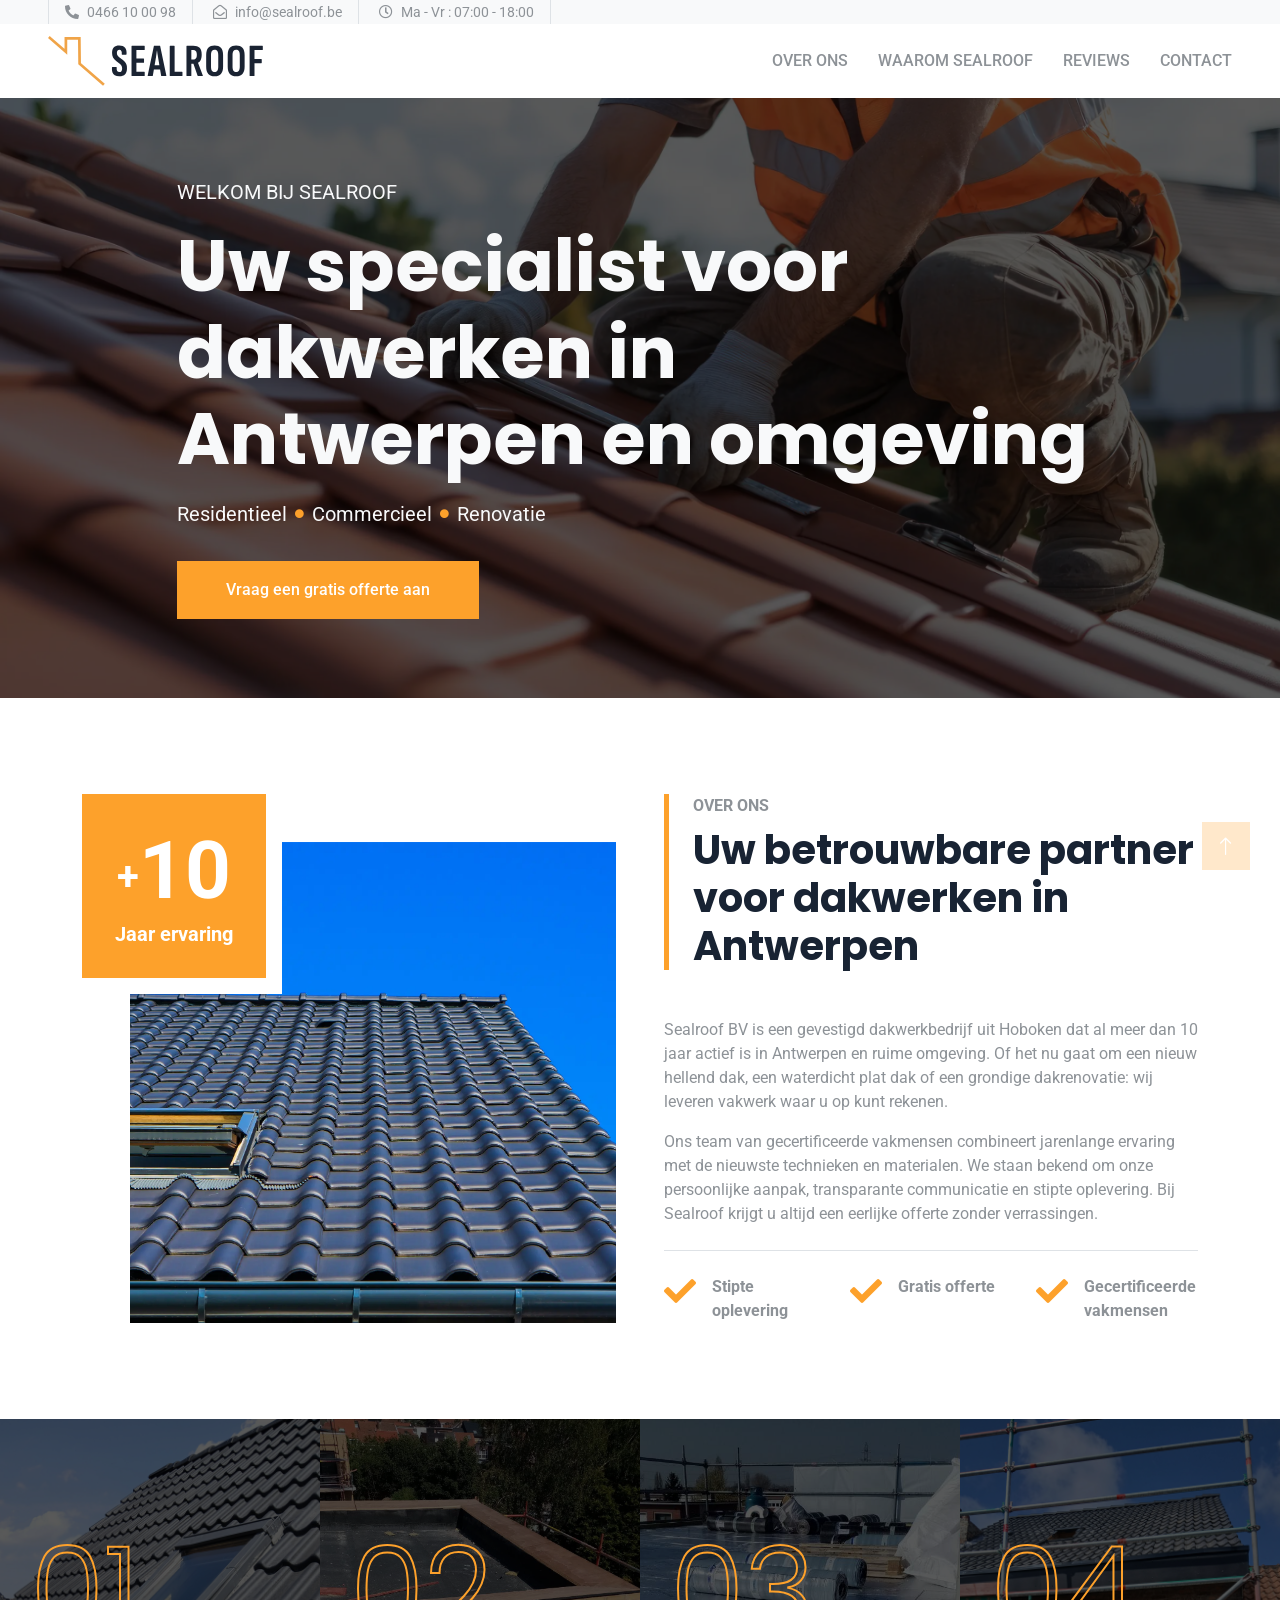
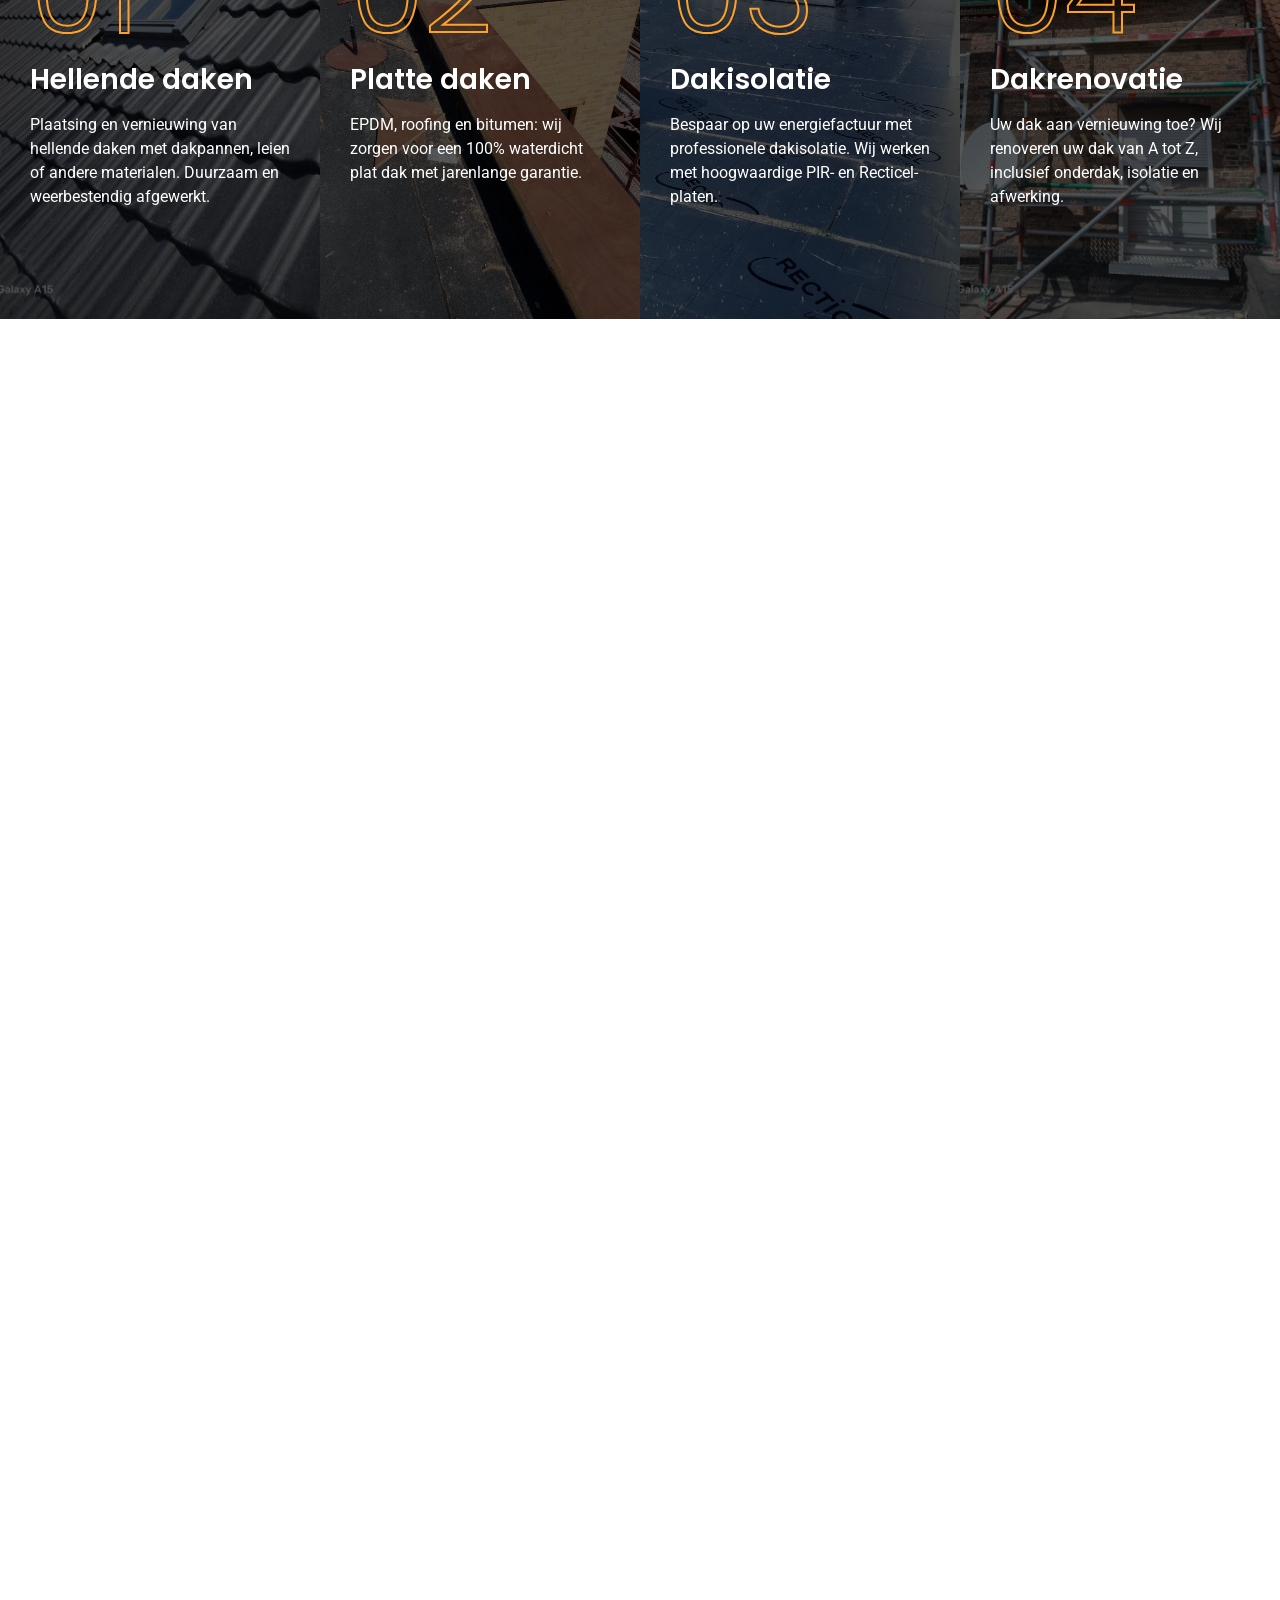
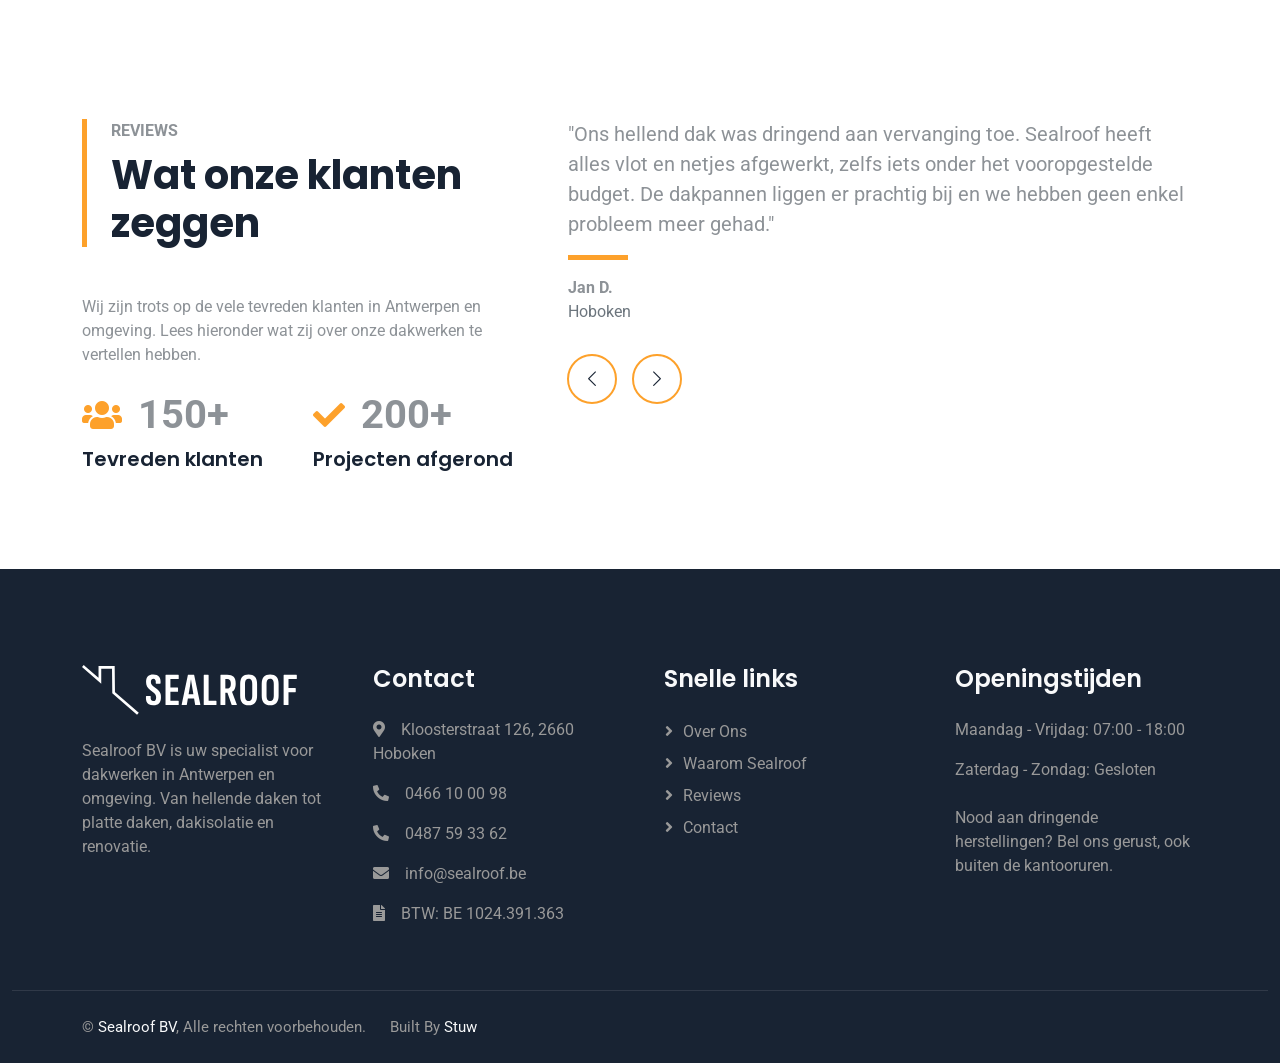
<file: index.html>
<!doctype html>
<html lang="nl">
  <head>
    <meta charset="utf-8" />
    <title>Dakwerken Antwerpen & Hoboken | Sealroof BV</title>
    <meta content="width=device-width, initial-scale=1.0" name="viewport" />
    <meta
      content="dakwerken Antwerpen, dakwerken Hoboken, dakwerker Antwerpen, dakrenovatie Antwerpen, dakisolatie Hoboken"
      name="keywords"
    />
    <meta
      content="Sealroof BV, uw specialist voor dakwerken in Antwerpen en Hoboken. Hellende daken, platte daken, dakisolatie en dakrenovatie. Vraag een gratis offerte aan."
      name="description"
    />

    <!-- Open Graph / Social sharing -->
    <meta property="og:type" content="website" />
    <meta property="og:url" content="https://www.sealroof.be/" />
    <meta property="og:title" content="Dakwerken Antwerpen & Hoboken | Sealroof BV" />
    <meta property="og:description" content="Sealroof BV, uw specialist voor dakwerken in Antwerpen en Hoboken. Hellende daken, platte daken, dakisolatie en dakrenovatie. Vraag een gratis offerte aan." />
    <meta property="og:image" content="https://www.sealroof.be/img/sealroof/hero.webp" />
    <meta name="twitter:card" content="summary_large_image" />
    <meta name="twitter:image" content="https://www.sealroof.be/img/sealroof/hero.webp" />

    <!-- Canonical & Robots -->
    <link rel="canonical" href="https://www.sealroof.be/" />
    <meta name="robots" content="index, follow" />

    <!-- Favicon -->
    <link rel="icon" type="image/svg+xml" href="svg/favicon.svg" />

    <!-- Google Web Fonts -->
    <link rel="preconnect" href="https://fonts.googleapis.com" />
    <link rel="preconnect" href="https://fonts.gstatic.com" crossorigin />
    <link
      href="https://fonts.googleapis.com/css2?family=Roboto:wght@300;400;500&family=Poppins:wght@600;700&display=swap"
      rel="stylesheet"
    />

    <!-- Icon Font Stylesheet -->
    <link
      href="https://cdnjs.cloudflare.com/ajax/libs/font-awesome/5.10.0/css/all.min.css"
      rel="stylesheet"
    />
    <link
      href="https://cdn.jsdelivr.net/npm/bootstrap-icons@1.4.1/font/bootstrap-icons.css"
      rel="stylesheet"
    />

    <!-- Libraries Stylesheet -->
    <link href="lib/animate/animate.min.css" rel="stylesheet" />
    <link href="lib/owlcarousel/assets/owl.carousel.min.css" rel="stylesheet" />

    <!-- Customized Bootstrap Stylesheet -->
    <link href="css/bootstrap.min.css" rel="stylesheet" />

    <!-- Template Stylesheet -->
    <link href="css/style.css" rel="stylesheet" />

    <!-- Structured Data: LocalBusiness -->
    <script type="application/ld+json">
      {
        "@context": "https://schema.org",
        "@type": ["LocalBusiness", "RoofingContractor"],
        "name": "Sealroof BV",
        "description": "Dakwerkbedrijf gespecialiseerd in hellende daken, platte daken, dakisolatie en dakrenovatie in Antwerpen en omgeving.",
        "url": "https://www.sealroof.be",
        "telephone": "+32466100098",
        "email": "info@sealroof.be",
        "logo": "https://www.sealroof.be/svg/logo.svg",
        "image": "https://www.sealroof.be/img/stock/stock-7.webp",
        "address": {
          "@type": "PostalAddress",
          "streetAddress": "Kloosterstraat 126",
          "addressLocality": "Hoboken",
          "postalCode": "2660",
          "addressRegion": "Antwerpen",
          "addressCountry": "BE"
        },
        "geo": {
          "@type": "GeoCoordinates",
          "latitude": 51.1677,
          "longitude": 4.3525
        },
        "areaServed": [
          { "@type": "City", "name": "Antwerpen" },
          { "@type": "City", "name": "Hoboken" },
          { "@type": "City", "name": "Wilrijk" },
          { "@type": "City", "name": "Berchem" }
        ],
        "openingHoursSpecification": {
          "@type": "OpeningHoursSpecification",
          "dayOfWeek": ["Monday", "Tuesday", "Wednesday", "Thursday", "Friday"],
          "opens": "07:00",
          "closes": "18:00"
        },
        "priceRange": "$$",
        "hasOfferCatalog": {
          "@type": "OfferCatalog",
          "name": "Dakwerken diensten",
          "itemListElement": [
            {
              "@type": "Offer",
              "itemOffered": {
                "@type": "Service",
                "name": "Hellende daken",
                "description": "Plaatsing en vernieuwing van hellende daken met dakpannen, leien of andere materialen."
              }
            },
            {
              "@type": "Offer",
              "itemOffered": {
                "@type": "Service",
                "name": "Platte daken",
                "description": "EPDM, roofing en bitumen: 100% waterdicht plat dak met jarenlange garantie."
              }
            },
            {
              "@type": "Offer",
              "itemOffered": {
                "@type": "Service",
                "name": "Dakisolatie",
                "description": "Professionele dakisolatie met hoogwaardige PIR- en Recticel-platen."
              }
            },
            {
              "@type": "Offer",
              "itemOffered": {
                "@type": "Service",
                "name": "Dakrenovatie",
                "description": "Volledige dakrenovatie van A tot Z, inclusief onderdak, isolatie en afwerking."
              }
            }
          ]
        },
        "aggregateRating": {
          "@type": "AggregateRating",
          "ratingValue": "5",
          "bestRating": "5",
          "ratingCount": "5"
        },
        "review": [
          {
            "@type": "Review",
            "author": { "@type": "Person", "name": "Jan D." },
            "reviewRating": { "@type": "Rating", "ratingValue": "5" },
            "reviewBody": "Ons hellend dak was dringend aan vervanging toe. Sealroof heeft alles vlot en netjes afgewerkt, zelfs iets onder het vooropgestelde budget."
          },
          {
            "@type": "Review",
            "author": { "@type": "Person", "name": "Lien V." },
            "reviewRating": { "@type": "Rating", "ratingValue": "5" },
            "reviewBody": "Na jaren last van lekkages aan ons plat dak heeft Sealroof een volledig nieuwe EPDM-bedekking geplaatst. Sindsdien geen druppel meer binnen."
          },
          {
            "@type": "Review",
            "author": { "@type": "Person", "name": "Marc S." },
            "reviewRating": { "@type": "Rating", "ratingValue": "5" },
            "reviewBody": "Dakisolatie laten plaatsen door Sealroof en het verschil is meteen merkbaar. Onze verwarmingskosten zijn flink gedaald."
          },
          {
            "@type": "Review",
            "author": { "@type": "Person", "name": "Sarah M." },
            "reviewRating": { "@type": "Rating", "ratingValue": "5" },
            "reviewBody": "Twee Velux-dakramen laten plaatsen op onze zolder. Het team van Sealroof werkte heel precies en proper."
          },
          {
            "@type": "Review",
            "author": { "@type": "Person", "name": "Koen B." },
            "reviewRating": { "@type": "Rating", "ratingValue": "5" },
            "reviewBody": "Het zinkwerk en de dakgoten van onze woning waren helemaal versleten. Sealroof heeft alles vakkundig vernieuwd."
          }
        ]
      }
    </script>

    <!-- Structured Data: WebSite -->
    <script type="application/ld+json">
      {
        "@context": "https://schema.org",
        "@type": "WebSite",
        "name": "Sealroof BV",
        "url": "https://www.sealroof.be"
      }
    </script>
  </head>

  <body>
    <!-- Spinner Start -->
    <div
      id="spinner"
      class="show bg-white position-fixed translate-middle w-100 vh-100 top-50 start-50 d-flex align-items-center justify-content-center"
    >
      <div class="spinner-grow text-primary" role="status"></div>
    </div>
    <!-- Spinner End -->

    <!-- Topbar Start -->
    <div class="container-fluid bg-light p-0">
      <div class="row gx-0 d-none d-lg-flex">
        <div class="col-lg-7 px-5 text-start">
          <div
            class="h-100 d-inline-flex align-items-center border-start border-end px-3"
          >
            <small class="fa fa-phone-alt me-2"></small>
            <small>0466 10 00 98</small>
          </div>
          <div class="h-100 d-inline-flex align-items-center border-end px-3">
            <small class="far fa-envelope-open me-2"></small>
            <small>info@sealroof.be</small>
          </div>
          <div class="h-100 d-inline-flex align-items-center border-end px-3">
            <small class="far fa-clock me-2"></small>
            <small>Ma - Vr : 07:00 - 18:00</small>
          </div>
        </div>
        <div class="col-lg-5 px-5 text-end">
          <!-- Socials tijdelijk uitgeschakeld
          <div class="h-100 d-inline-flex align-items-center">
            <a class="btn btn-square border-end border-start" href="https://www.facebook.com/" target="_blank" aria-label="Facebook"
              ><i class="fab fa-facebook-f"></i
            ></a>
            <a class="btn btn-square border-end" href="https://www.instagram.com/" target="_blank" aria-label="Instagram"
              ><i class="fab fa-instagram"></i
            ></a>
          </div>
          -->
        </div>
      </div>
    </div>
    <!-- Topbar End -->

    <!-- Navbar Start -->
    <nav
      class="navbar navbar-expand-lg bg-white navbar-light sticky-top px-4 px-lg-5 py-lg-0"
    >
      <a href="#" class="navbar-brand d-flex align-items-center">
        <img
          src="svg/logo.svg"
          alt="Sealroof BV dakwerken Antwerpen"
          style="height: 50px"
        />
      </a>
      <button
        type="button"
        class="navbar-toggler"
        data-bs-toggle="collapse"
        data-bs-target="#navbarCollapse"
      >
        <span class="navbar-toggler-icon"></span>
      </button>
      <div class="collapse navbar-collapse" id="navbarCollapse">
        <div class="navbar-nav ms-auto py-3 py-lg-0">
          <a href="#over-ons" class="nav-item nav-link">Over ons</a>
          <a href="#waarom-sealroof" class="nav-item nav-link"
            >Waarom Sealroof</a
          >
          <a href="#reviews" class="nav-item nav-link">Reviews</a>
          <a href="#contact" class="nav-item nav-link">Contact</a>
        </div>
      </div>
    </nav>
    <!-- Navbar End -->

    <!-- Hero Start -->
    <div class="container-fluid p-0 mb-5 wow fadeIn" data-wow-delay="0.1s">
      <div class="hero-section position-relative">
        <img
          class="w-100"
          src="img/stock/stock-7.webp"
          alt="Dakwerker van Sealroof plaatst dakpannen op hellend dak in Antwerpen"
        />
        <div class="carousel-caption">
          <div class="container">
            <div class="row justify-content-center">
              <div class="col-12 col-lg-10">
                <span
                  class="text-light text-uppercase mb-3 animated slideInDown d-block fs-5"
                >
                  Welkom bij Sealroof
                </span>
                <h1
                  class="display-2 text-light mb-3 animated slideInDown"
                  style="text-wrap: balance"
                >
                  Uw specialist voor dakwerken in Antwerpen en omgeving
                </h1>
                <ol class="breadcrumb mb-4 pb-2">
                  <li class="breadcrumb-item fs-5 text-light">Residentieel</li>
                  <li class="breadcrumb-item fs-5 text-light">Commercieel</li>
                  <li class="breadcrumb-item fs-5 text-light">Renovatie</li>
                </ol>
                <a href="#contact" class="btn btn-primary py-3 px-5"
                  >Vraag een gratis offerte aan</a
                >
              </div>
            </div>
          </div>
        </div>
      </div>
    </div>
    <!-- Hero End -->

    <!-- About Start -->
    <div id="over-ons" class="container-xxl py-5">
      <div class="container">
        <div class="row g-5">
          <div class="col-lg-6 wow fadeInUp" data-wow-delay="0.1s">
            <div
              class="position-relative overflow-hidden ps-5 pt-5 h-100"
              style="min-height: 400px"
            >
              <img
                class="position-absolute w-100 h-100"
                src="img/stock/stock-9.webp"
                alt="Medewerker van Sealroof plaatst dakisolatie op plat dak in Antwerpen"
                style="object-fit: cover"
              />
              <div
                class="position-absolute top-0 start-0 bg-white pe-3 pb-3"
                style="width: 200px; height: 200px"
              >
                <div
                  class="d-flex flex-column justify-content-center text-center bg-primary h-100 p-3"
                >
                  <span class="display-1 text-white fw-bold"
                    ><span style="font-size: 0.5em; vertical-align: middle"
                      >+</span
                    >10</span
                  >
                  <span class="fs-5 text-white fw-bold">Jaar ervaring</span>
                </div>
              </div>
            </div>
          </div>
          <div class="col-lg-6 wow fadeInUp" data-wow-delay="0.5s">
            <div class="h-100">
              <div class="border-start border-5 border-primary ps-4 mb-5">
                <span class="text-body text-uppercase mb-2 d-block fw-bold"
                  >Over ons</span
                >
                <h2 class="display-6 mb-0">
                  Uw betrouwbare partner voor dakwerken in Antwerpen
                </h2>
              </div>
              <p>
                Sealroof BV is een gevestigd dakwerkbedrijf uit Hoboken dat al
                meer dan 10 jaar actief is in Antwerpen en ruime omgeving. Of
                het nu gaat om een nieuw hellend dak, een waterdicht plat dak of
                een grondige dakrenovatie: wij leveren vakwerk waar u op kunt
                rekenen.
              </p>
              <p class="mb-4">
                Ons team van gecertificeerde vakmensen combineert jarenlange
                ervaring met de nieuwste technieken en materialen. We staan
                bekend om onze persoonlijke aanpak, transparante communicatie en
                stipte oplevering. Bij Sealroof krijgt u altijd een eerlijke
                offerte zonder verrassingen.
              </p>
              <div class="border-top mt-4 pt-4">
                <div class="row g-4">
                  <div class="col-sm-4 d-flex wow fadeIn" data-wow-delay="0.1s">
                    <i
                      class="fa fa-check fa-2x text-primary flex-shrink-0 me-3"
                    ></i>
                    <span class="fw-bold">Stipte oplevering</span>
                  </div>
                  <div class="col-sm-4 d-flex wow fadeIn" data-wow-delay="0.3s">
                    <i
                      class="fa fa-check fa-2x text-primary flex-shrink-0 me-3"
                    ></i>
                    <span class="fw-bold">Gratis offerte</span>
                  </div>
                  <div class="col-sm-4 d-flex wow fadeIn" data-wow-delay="0.5s">
                    <i
                      class="fa fa-check fa-2x text-primary flex-shrink-0 me-3"
                    ></i>
                    <span class="fw-bold">Gecertificeerde vakmensen</span>
                  </div>
                </div>
              </div>
            </div>
          </div>
        </div>
      </div>
    </div>
    <!-- About End -->

    <!-- Facts / Diensten-overzicht Start -->
    <div id="diensten" class="container-fluid my-5 p-0">
      <div class="row g-0">
        <div class="col-xl-3 col-sm-6 wow fadeIn" data-wow-delay="0.1s">
          <div class="position-relative facts-item">
            <img
              class="facts-img"
              src="img/sealroof/12.jpg"
              alt="Hellend dak met dakpannen en dakraam in Hoboken"
            />
            <div class="facts-overlay">
              <span class="display-1">01</span>
              <h3 class="text-white mb-3">Hellende daken</h3>
              <p class="text-white">
                Plaatsing en vernieuwing van hellende daken met dakpannen, leien
                of andere materialen. Duurzaam en weerbestendig afgewerkt.
              </p>
            </div>
          </div>
        </div>
        <div class="col-xl-3 col-sm-6 wow fadeIn" data-wow-delay="0.3s">
          <div class="position-relative facts-item">
            <img
              class="facts-img"
              src="img/sealroof/0.jpg"
              alt="Afgewerkt plat dak met EPDM-roofing in Antwerpen"
            />
            <div class="facts-overlay">
              <span class="display-1">02</span>
              <h3 class="text-white mb-3">Platte daken</h3>
              <p class="text-white">
                EPDM, roofing en bitumen: wij zorgen voor een 100% waterdicht
                plat dak met jarenlange garantie.
              </p>
            </div>
          </div>
        </div>
        <div class="col-xl-3 col-sm-6 wow fadeIn" data-wow-delay="0.5s">
          <div class="position-relative facts-item">
            <img
              class="facts-img"
              src="img/sealroof/1.jpg"
              alt="Dakisolatie met Recticel PIR-platen op plat dak in Antwerpen"
            />
            <div class="facts-overlay">
              <span class="display-1">03</span>
              <h3 class="text-white mb-3">Dakisolatie</h3>
              <p class="text-white">
                Bespaar op uw energiefactuur met professionele dakisolatie. Wij
                werken met hoogwaardige PIR- en Recticel-platen.
              </p>
            </div>
          </div>
        </div>
        <div class="col-xl-3 col-sm-6 wow fadeIn" data-wow-delay="0.7s">
          <div class="position-relative facts-item">
            <img
              class="facts-img"
              src="img/sealroof/15.jpg"
              alt="Dakrenovatie van rijwoning met stelling in Hoboken"
            />
            <div class="facts-overlay">
              <span class="display-1">04</span>
              <h3 class="text-white mb-3">Dakrenovatie</h3>
              <p class="text-white">
                Uw dak aan vernieuwing toe? Wij renoveren uw dak van A tot Z,
                inclusief onderdak, isolatie en afwerking.
              </p>
            </div>
          </div>
        </div>
      </div>
    </div>
    <!-- Facts / Diensten-overzicht End -->

    <!-- Waarom Sealroof Start -->
    <div id="waarom-sealroof" class="container-xxl py-5">
      <div class="container">
        <div class="row g-5">
          <div class="col-lg-6 wow fadeInUp" data-wow-delay="0.1s">
            <div class="border-start border-5 border-primary ps-4 mb-5">
              <span class="text-body text-uppercase mb-2 d-block fw-bold"
                >Waarom Sealroof</span
              >
              <h2 class="display-6 mb-0">
                Onze specialisatie en sterke punten
              </h2>
            </div>
            <p class="mb-5">
              Al meer dan 10 jaar is Sealroof de vaste dakwerker voor
              particulieren en bedrijven in Antwerpen en omgeving. Ontdek waarom
              onze klanten telkens opnieuw voor ons kiezen.
            </p>
            <div class="row gy-5 gx-4">
              <div class="col-sm-6 wow fadeIn" data-wow-delay="0.1s">
                <div class="d-flex align-items-center mb-3">
                  <i
                    class="fa fa-check fa-2x text-primary flex-shrink-0 me-3"
                  ></i>
                  <span class="fw-bold">Breed dienstenaanbod</span>
                </div>
                <span
                  >Van hellende daken tot dakisolatie en zinkwerk: alles onder
                  één dak.</span
                >
              </div>
              <div class="col-sm-6 wow fadeIn" data-wow-delay="0.2s">
                <div class="d-flex align-items-center mb-3">
                  <i
                    class="fa fa-check fa-2x text-primary flex-shrink-0 me-3"
                  ></i>
                  <span class="fw-bold">Jarenlange ervaring</span>
                </div>
                <span
                  >Meer dan 10 jaar vakmanschap in de regio Antwerpen en
                  Hoboken.</span
                >
              </div>
              <div class="col-sm-6 wow fadeIn" data-wow-delay="0.3s">
                <div class="d-flex align-items-center mb-3">
                  <i
                    class="fa fa-check fa-2x text-primary flex-shrink-0 me-3"
                  ></i>
                  <span class="fw-bold">Tevreden klanten</span>
                </div>
                <span
                  >Meer dan 150 tevreden particuliere en zakelijke klanten in de
                  regio.</span
                >
              </div>
              <div class="col-sm-6 wow fadeIn" data-wow-delay="0.4s">
                <div class="d-flex align-items-center mb-3">
                  <i
                    class="fa fa-check fa-2x text-primary flex-shrink-0 me-3"
                  ></i>
                  <span class="fw-bold">Scherpe en transparante prijzen</span>
                </div>
                <span
                  >Eerlijke offertes zonder verrassingen: u weet altijd waar u
                  aan toe bent.</span
                >
              </div>
            </div>
          </div>
          <div class="col-lg-6 wow fadeInUp" data-wow-delay="0.5s">
            <div
              class="position-relative overflow-hidden ps-5 pt-5 h-100"
              style="min-height: 400px"
            >
              <img
                class="position-absolute w-100 h-100"
                src="img/sealroof/11.jpg"
                alt="Afgewerkt hellend dak met dakraam door Sealroof in Hoboken"
                style="object-fit: cover"
              />
              <div
                class="position-absolute top-0 start-0 bg-white pe-3 pb-3"
                style="width: 200px; height: 200px"
              >
                <div
                  class="d-flex flex-column justify-content-center text-center bg-primary h-100 p-3"
                >
                  <span class="display-1 text-white fw-bold"
                    ><span style="font-size: 0.5em; vertical-align: middle"
                      >+</span
                    >10</span
                  >
                  <span class="fs-5 text-white fw-bold">Jaar ervaring</span>
                </div>
              </div>
            </div>
          </div>
        </div>
      </div>
    </div>
    <!-- Waarom Sealroof End -->

    <!-- Offerte Start -->
    <div
      id="contact"
      class="container-fluid appointment my-5 py-5 wow fadeIn"
      data-wow-delay="0.1s"
    >
      <div class="container py-5">
        <div class="row g-5">
          <div class="col-lg-5 col-md-6 wow fadeIn" data-wow-delay="0.3s">
            <div class="border-start border-5 border-primary ps-4 mb-5">
              <span class="text-white text-uppercase mb-2 d-block fw-bold"
                >Offerte aanvragen</span
              >
              <h2 class="display-6 text-white mb-0">
                Vraag een gratis en vrijblijvende offerte aan
              </h2>
            </div>
            <p class="text-white mb-0">
              Heeft u dakwerken nodig in Antwerpen of omgeving? Neem vandaag nog
              contact op. Wij bezorgen u binnen 48 uur een gedetailleerde
              offerte op maat. Vrijblijvend en zonder verplichtingen. U kunt
              ook bellen naar <strong>0466 10 00 98</strong> of
              <strong>0487 59 33 62</strong>.
            </p>
          </div>
          <div class="col-lg-7 col-md-6 wow fadeIn" data-wow-delay="0.5s">
            <form name="contact" netlify>
              <div class="row g-3">
                <div class="col-sm-6">
                  <div class="form-floating">
                    <input
                      type="text"
                      class="form-control bg-dark border-0"
                      id="naam"
                      name="naam"
                      placeholder=" "
                      required
                    />
                    <label for="naam">Uw naam</label>
                  </div>
                </div>
                <div class="col-sm-6">
                  <div class="form-floating">
                    <input
                      type="email"
                      class="form-control bg-dark border-0"
                      id="email"
                      name="email"
                      placeholder=" "
                      required
                    />
                    <label for="email">Uw e-mail</label>
                  </div>
                </div>
                <div class="col-sm-6">
                  <div class="form-floating">
                    <input
                      type="tel"
                      class="form-control bg-dark border-0"
                      id="telefoon"
                      name="telefoon"
                      placeholder=" "
                    />
                    <label for="telefoon">Uw telefoonnummer</label>
                  </div>
                </div>
                <div class="col-sm-6">
                  <div class="form-floating">
                    <select name="dienst" class="form-select bg-dark border-0" id="dienst">
                      <option value="" selected disabled>
                        Kies een dienst
                      </option>
                      <option value="hellende-daken">Hellende daken</option>
                      <option value="platte-daken">
                        Platte daken (EPDM/roofing)
                      </option>
                      <option value="dakisolatie">Dakisolatie</option>
                      <option value="dakramen">Dakramen (Velux)</option>
                      <option value="zinkwerk">
                        Zinkwerk & gevelbekleding
                      </option>
                      <option value="dakrenovatie">
                        Dakrenovatie & herstellingen
                      </option>
                      <option value="andere">Andere</option>
                    </select>
                    <label for="dienst">Type dienst</label>
                  </div>
                </div>
                <div class="col-12">
                  <div class="form-floating">
                    <textarea
                      class="form-control bg-dark border-0"
                      placeholder=" "
                      id="bericht"
                      name="bericht"
                      style="height: 100px"
                    ></textarea>
                    <label for="bericht">Uw bericht</label>
                  </div>
                </div>
                <div class="col-12">
                  <button class="btn btn-primary w-100 py-3" type="submit">
                    Offerte aanvragen
                  </button>
                </div>
              </div>
            </form>
          </div>
        </div>
      </div>
    </div>
    <!-- Offerte End -->

    <!-- Reviews Start -->
    <div id="reviews" class="container-xxl py-5">
      <div class="container">
        <div class="row g-5">
          <div class="col-lg-5 wow fadeInUp" data-wow-delay="0.1s">
            <div class="border-start border-5 border-primary ps-4 mb-5">
              <span class="text-body text-uppercase mb-2 d-block fw-bold"
                >Reviews</span
              >
              <h2 class="display-6 mb-0">Wat onze klanten zeggen</h2>
            </div>
            <p class="mb-4">
              Wij zijn trots op de vele tevreden klanten in Antwerpen en
              omgeving. Lees hieronder wat zij over onze dakwerken te vertellen
              hebben.
            </p>
            <div class="row g-4">
              <div class="col-sm-6">
                <div class="d-flex align-items-center mb-2">
                  <i class="fa fa-users fa-2x text-primary flex-shrink-0"></i>
                  <span class="display-6 ms-3 mb-0 fw-bold">150+</span>
                </div>
                <span class="h5 mb-0">Tevreden klanten</span>
              </div>
              <div class="col-sm-6">
                <div class="d-flex align-items-center mb-2">
                  <i class="fa fa-check fa-2x text-primary flex-shrink-0"></i>
                  <span class="display-6 ms-3 mb-0 fw-bold">200+</span>
                </div>
                <span class="h5 mb-0">Projecten afgerond</span>
              </div>
            </div>
          </div>
          <div class="col-lg-7 wow fadeInUp" data-wow-delay="0.5s">
            <div class="owl-carousel testimonial-carousel">
              <div class="testimonial-item">
                <p class="fs-5">
                  "Ons hellend dak was dringend aan vervanging toe. Sealroof
                  heeft alles vlot en netjes afgewerkt, zelfs iets onder het
                  vooropgestelde budget. De dakpannen liggen er prachtig bij en
                  we hebben geen enkel probleem meer gehad."
                </p>
                <div
                  class="bg-primary mb-3"
                  style="width: 60px; height: 5px"
                ></div>
                <span class="fw-bold">Jan D.</span>
                <span class="d-block text-muted">Hoboken</span>
              </div>
              <div class="testimonial-item">
                <p class="fs-5">
                  "Na jaren last van lekkages aan ons plat dak heeft Sealroof
                  een volledig nieuwe EPDM-bedekking geplaatst. Sindsdien geen
                  druppel meer binnen. Snelle service en een faire prijs!"
                </p>
                <div
                  class="bg-primary mb-3"
                  style="width: 60px; height: 5px"
                ></div>
                <span class="fw-bold">Lien V.</span>
                <span class="d-block text-muted">Antwerpen</span>
              </div>
              <div class="testimonial-item">
                <p class="fs-5">
                  "Dakisolatie laten plaatsen door Sealroof en het verschil is
                  meteen merkbaar. Onze verwarmingskosten zijn flink gedaald. Ze
                  hebben ons ook goed geholpen met de aanvraag van de
                  energiepremie."
                </p>
                <div
                  class="bg-primary mb-3"
                  style="width: 60px; height: 5px"
                ></div>
                <span class="fw-bold">Marc S.</span>
                <span class="d-block text-muted">Wilrijk</span>
              </div>
              <div class="testimonial-item">
                <p class="fs-5">
                  "Twee Velux-dakramen laten plaatsen op onze zolder. Het team
                  van Sealroof werkte heel precies en proper. Eindelijk
                  voldoende licht en ventilatie in onze slaapkamer. Echt
                  aanrader!"
                </p>
                <div
                  class="bg-primary mb-3"
                  style="width: 60px; height: 5px"
                ></div>
                <span class="fw-bold">Sarah M.</span>
                <span class="d-block text-muted">Berchem</span>
              </div>
              <div class="testimonial-item">
                <p class="fs-5">
                  "Het zinkwerk en de dakgoten van onze woning waren helemaal
                  versleten. Sealroof heeft alles vakkundig vernieuwd.
                  Professioneel team, goede communicatie en een nette werf.
                  Top!"
                </p>
                <div
                  class="bg-primary mb-3"
                  style="width: 60px; height: 5px"
                ></div>
                <span class="fw-bold">Koen B.</span>
                <span class="d-block text-muted">Hoboken</span>
              </div>
            </div>
          </div>
        </div>
      </div>
    </div>
    <!-- Reviews End -->

    <!-- Footer Start -->
    <div
      class="container-fluid bg-dark footer mt-5 pt-5 wow fadeIn"
      data-wow-delay="0.1s"
    >
      <div class="container py-5">
        <div class="row g-5">
          <div class="col-lg-3 col-md-6">
            <div class="mb-4">
              <img
                src="svg/logo.svg"
                alt="Sealroof BV"
                style="height: 50px; filter: brightness(0) invert(1)"
              />
            </div>
            <p>
              Sealroof BV is uw specialist voor dakwerken in Antwerpen en
              omgeving. Van hellende daken tot platte daken, dakisolatie en
              renovatie.
            </p>
            <!-- Socials tijdelijk uitgeschakeld
            <div class="d-flex pt-2">
              <a class="btn btn-square btn-outline-primary me-1" href="https://www.facebook.com/" target="_blank" aria-label="Facebook"
                ><i class="fab fa-facebook-f"></i
              ></a>
              <a class="btn btn-square btn-outline-primary me-0" href="https://www.instagram.com/" target="_blank" aria-label="Instagram"
                ><i class="fab fa-instagram"></i
              ></a>
            </div>
            -->
          </div>
          <div class="col-lg-3 col-md-6">
            <h4 class="text-light mb-4">Contact</h4>
            <p>
              <i class="fa fa-map-marker-alt me-3"></i>Kloosterstraat 126, 2660
              Hoboken
            </p>
            <p><i class="fa fa-phone-alt me-3"></i>0466 10 00 98</p>
            <p><i class="fa fa-phone-alt me-3"></i>0487 59 33 62</p>
            <p><i class="fa fa-envelope me-3"></i>info@sealroof.be</p>
            <p><i class="fa fa-file-alt me-3"></i>BTW: BE 1024.391.363</p>
          </div>
          <div class="col-lg-3 col-md-6">
            <h4 class="text-light mb-4">Snelle links</h4>
            <a class="btn btn-link" href="#over-ons">Over ons</a>
            <a class="btn btn-link" href="#waarom-sealroof">Waarom Sealroof</a>
            <a class="btn btn-link" href="#reviews">Reviews</a>
            <a class="btn btn-link" href="#contact">Contact</a>
          </div>
          <div class="col-lg-3 col-md-6">
            <h4 class="text-light mb-4">Openingstijden</h4>
            <p>Maandag - Vrijdag: 07:00 - 18:00</p>
            <p>Zaterdag - Zondag: Gesloten</p>
            <p class="mt-4">
              Nood aan dringende herstellingen? Bel ons gerust, ook buiten de
              kantooruren.
            </p>
          </div>
        </div>
      </div>
      <div class="container-fluid copyright">
        <div class="container">
          <div class="row">
            <div class="col-12 d-flex justify-content-start align-items-center gap-4">
              <span>&copy; <a href="#">Sealroof BV</a>, Alle rechten voorbehouden.</span>
              <span>Built By <a href="https://stuw.agency">Stuw</a></span>
            </div>
          </div>
        </div>
      </div>
    </div>
    <!-- Footer End -->

    <!-- Back to Top -->
    <a href="#" class="btn btn-lg btn-primary btn-lg-square back-to-top"
      ><i class="bi bi-arrow-up"></i
    ></a>

    <!-- JavaScript Libraries -->
    <script src="https://code.jquery.com/jquery-3.4.1.min.js"></script>
    <script src="https://cdn.jsdelivr.net/npm/bootstrap@5.0.0/dist/js/bootstrap.bundle.min.js"></script>
    <script src="lib/wow/wow.min.js"></script>
    <script src="lib/easing/easing.min.js"></script>
    <script src="lib/waypoints/waypoints.min.js"></script>
    <script src="lib/owlcarousel/owl.carousel.min.js"></script>

    <!-- Template Javascript -->
    <script src="js/main.js"></script>
  </body>
</html>
</file>
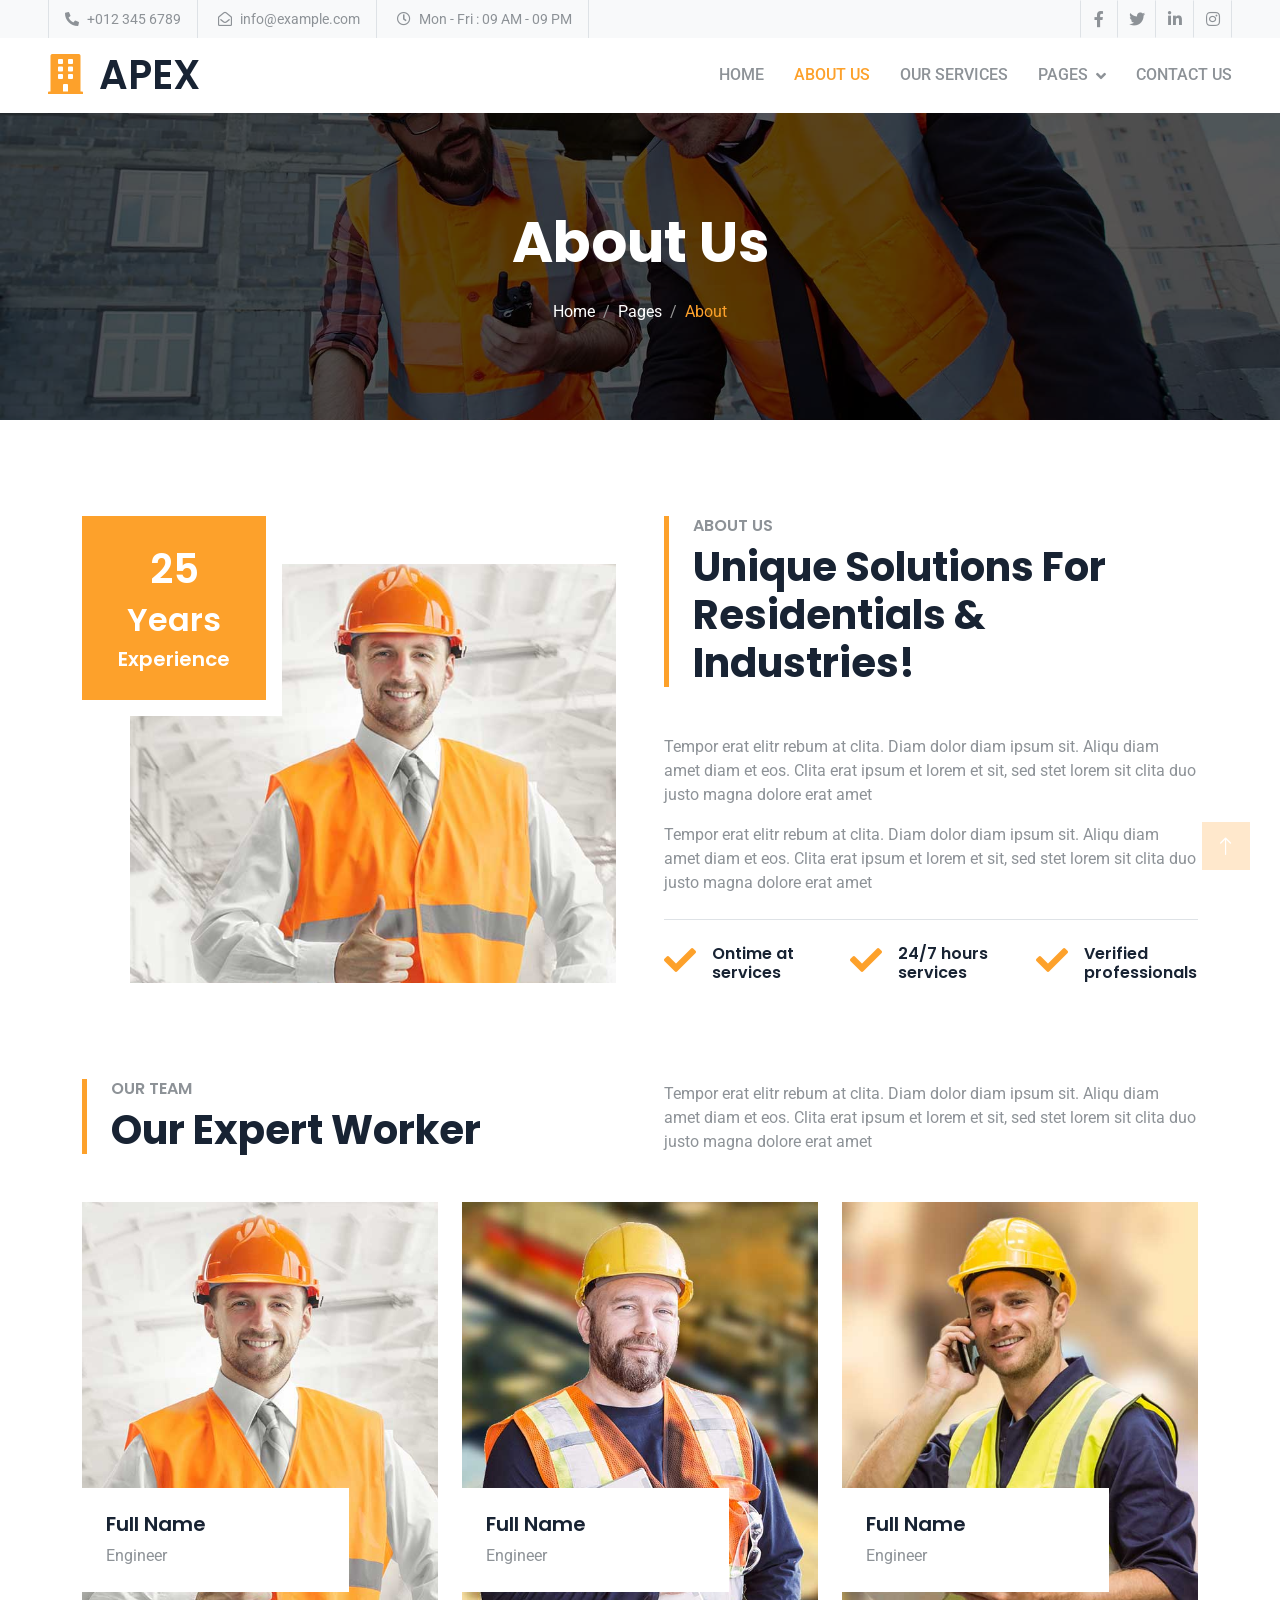
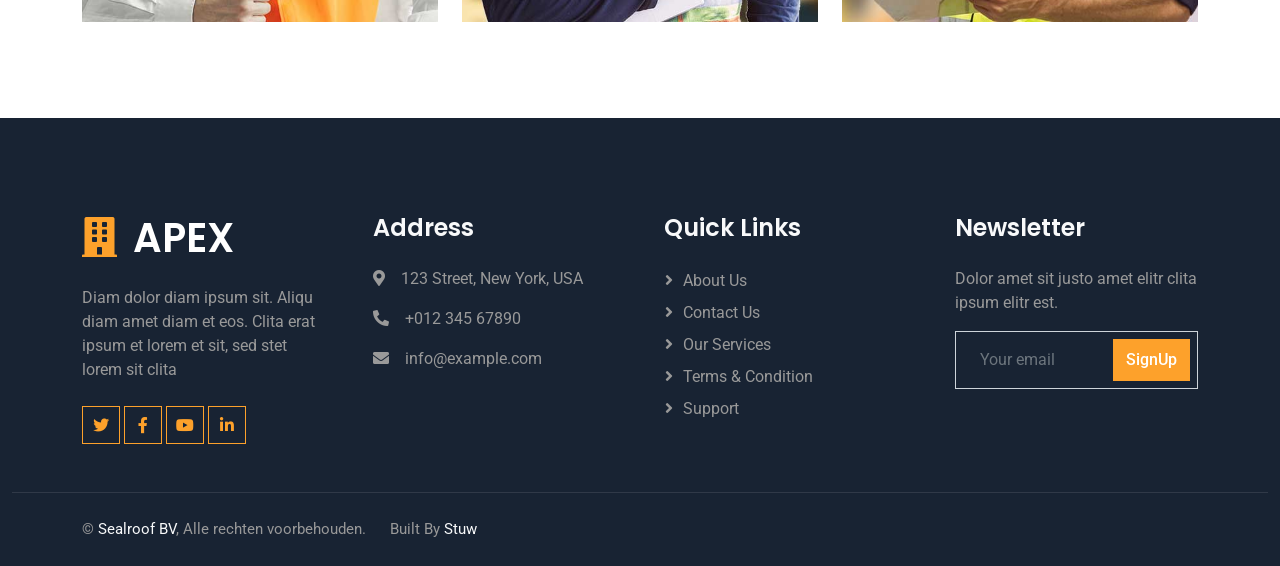
<file: about.html>
<!DOCTYPE html>
<html lang="en">
  <head>
    <meta charset="utf-8" />
    <title>Apex - Home Repair Website Template</title>
    <meta content="width=device-width, initial-scale=1.0" name="viewport" />
    <meta content="" name="keywords" />
    <meta content="" name="description" />

    <!-- Favicon -->
    <link href="img/favicon.ico" rel="icon" />

    <!-- Google Web Fonts -->
    <link rel="preconnect" href="https://fonts.googleapis.com" />
    <link rel="preconnect" href="https://fonts.gstatic.com" crossorigin />
    <link
      href="https://fonts.googleapis.com/css2?family=Roboto:wght@400;500&family=Poppins:wght@600;700&display=swap"
      rel="stylesheet"
    />

    <!-- Icon Font Stylesheet -->
    <link
      href="https://cdnjs.cloudflare.com/ajax/libs/font-awesome/5.10.0/css/all.min.css"
      rel="stylesheet"
    />
    <link
      href="https://cdn.jsdelivr.net/npm/bootstrap-icons@1.4.1/font/bootstrap-icons.css"
      rel="stylesheet"
    />

    <!-- Libraries Stylesheet -->
    <link href="lib/animate/animate.min.css" rel="stylesheet" />
    <link href="lib/owlcarousel/assets/owl.carousel.min.css" rel="stylesheet" />

    <!-- Customized Bootstrap Stylesheet -->
    <link href="css/bootstrap.min.css" rel="stylesheet" />

    <!-- Template Stylesheet -->
    <link href="css/style.css" rel="stylesheet" />
  </head>

  <body>
    <!-- Spinner Start -->
    <div
      id="spinner"
      class="show bg-white position-fixed translate-middle w-100 vh-100 top-50 start-50 d-flex align-items-center justify-content-center"
    >
      <div class="spinner-grow text-primary" role="status"></div>
    </div>
    <!-- Spinner End -->

    <!-- Topbar Start -->
    <div class="container-fluid bg-light p-0">
      <div class="row gx-0 d-none d-lg-flex">
        <div class="col-lg-7 px-5 text-start">
          <div
            class="h-100 d-inline-flex align-items-center border-start border-end px-3"
          >
            <small class="fa fa-phone-alt me-2"></small>
            <small>+012 345 6789</small>
          </div>
          <div class="h-100 d-inline-flex align-items-center border-end px-3">
            <small class="far fa-envelope-open me-2"></small>
            <small>info@example.com</small>
          </div>
          <div class="h-100 d-inline-flex align-items-center border-end px-3">
            <small class="far fa-clock me-2"></small>
            <small>Mon - Fri : 09 AM - 09 PM</small>
          </div>
        </div>
        <div class="col-lg-5 px-5 text-end">
          <div class="h-100 d-inline-flex align-items-center">
            <a class="btn btn-square border-end border-start" href=""
              ><i class="fab fa-facebook-f"></i
            ></a>
            <a class="btn btn-square border-end" href=""
              ><i class="fab fa-twitter"></i
            ></a>
            <a class="btn btn-square border-end" href=""
              ><i class="fab fa-linkedin-in"></i
            ></a>
            <a class="btn btn-square border-end" href=""
              ><i class="fab fa-instagram"></i
            ></a>
          </div>
        </div>
      </div>
    </div>
    <!-- Topbar End -->

    <!-- Navbar Start -->
    <nav
      class="navbar navbar-expand-lg bg-white navbar-light sticky-top px-4 px-lg-5 py-lg-0"
    >
      <a href="index.html" class="navbar-brand d-flex align-items-center">
        <h1 class="m-0">
          <i class="fa fa-building text-primary me-3"></i>APEX
        </h1>
      </a>
      <button
        type="button"
        class="navbar-toggler"
        data-bs-toggle="collapse"
        data-bs-target="#navbarCollapse"
      >
        <span class="navbar-toggler-icon"></span>
      </button>
      <div class="collapse navbar-collapse" id="navbarCollapse">
        <div class="navbar-nav ms-auto py-3 py-lg-0">
          <a href="index.html" class="nav-item nav-link">Home</a>
          <a href="about.html" class="nav-item nav-link active">About Us</a>
          <a href="service.html" class="nav-item nav-link">Our Services</a>
          <div class="nav-item dropdown">
            <a
              href="#"
              class="nav-link dropdown-toggle"
              data-bs-toggle="dropdown"
              >Pages</a
            >
            <div class="dropdown-menu bg-light m-0">
              <a href="feature.html" class="dropdown-item">Features</a>
              <a href="appointment.html" class="dropdown-item">Appointment</a>
              <a href="team.html" class="dropdown-item">Our Team</a>
              <a href="testimonial.html" class="dropdown-item">Testimonial</a>
              <a href="404.html" class="dropdown-item">404 Page</a>
            </div>
          </div>
          <a href="contact.html" class="nav-item nav-link">Contact Us</a>
        </div>
      </div>
    </nav>
    <!-- Navbar End -->

    <!-- Page Header Start -->
    <div
      class="container-fluid page-header py-5 mb-5 wow fadeIn"
      data-wow-delay="0.1s"
    >
      <div class="container text-center py-5">
        <h1 class="display-4 text-white animated slideInDown mb-4">About Us</h1>
        <nav aria-label="breadcrumb animated slideInDown">
          <ol class="breadcrumb justify-content-center mb-0">
            <li class="breadcrumb-item">
              <a class="text-white" href="#">Home</a>
            </li>
            <li class="breadcrumb-item">
              <a class="text-white" href="#">Pages</a>
            </li>
            <li class="breadcrumb-item text-primary active" aria-current="page">
              About
            </li>
          </ol>
        </nav>
      </div>
    </div>
    <!-- Page Header End -->

    <!-- About Start -->
    <div class="container-xxl py-5">
      <div class="container">
        <div class="row g-5">
          <div class="col-lg-6 wow fadeInUp" data-wow-delay="0.1s">
            <div
              class="position-relative overflow-hidden ps-5 pt-5 h-100"
              style="min-height: 400px"
            >
              <img
                class="position-absolute w-100 h-100"
                src="img/about.jpg"
                alt=""
                style="object-fit: cover"
              />
              <div
                class="position-absolute top-0 start-0 bg-white pe-3 pb-3"
                style="width: 200px; height: 200px"
              >
                <div
                  class="d-flex flex-column justify-content-center text-center bg-primary h-100 p-3"
                >
                  <h1 class="text-white">25</h1>
                  <h2 class="text-white">Years</h2>
                  <h5 class="text-white mb-0">Experience</h5>
                </div>
              </div>
            </div>
          </div>
          <div class="col-lg-6 wow fadeInUp" data-wow-delay="0.5s">
            <div class="h-100">
              <div class="border-start border-5 border-primary ps-4 mb-5">
                <h6 class="text-body text-uppercase mb-2">About Us</h6>
                <h1 class="display-6 mb-0">
                  Unique Solutions For Residentials & Industries!
                </h1>
              </div>
              <p>
                Tempor erat elitr rebum at clita. Diam dolor diam ipsum sit.
                Aliqu diam amet diam et eos. Clita erat ipsum et lorem et sit,
                sed stet lorem sit clita duo justo magna dolore erat amet
              </p>
              <p class="mb-4">
                Tempor erat elitr rebum at clita. Diam dolor diam ipsum sit.
                Aliqu diam amet diam et eos. Clita erat ipsum et lorem et sit,
                sed stet lorem sit clita duo justo magna dolore erat amet
              </p>
              <div class="border-top mt-4 pt-4">
                <div class="row g-4">
                  <div class="col-sm-4 d-flex wow fadeIn" data-wow-delay="0.1s">
                    <i
                      class="fa fa-check fa-2x text-primary flex-shrink-0 me-3"
                    ></i>
                    <h6 class="mb-0">Ontime at services</h6>
                  </div>
                  <div class="col-sm-4 d-flex wow fadeIn" data-wow-delay="0.3s">
                    <i
                      class="fa fa-check fa-2x text-primary flex-shrink-0 me-3"
                    ></i>
                    <h6 class="mb-0">24/7 hours services</h6>
                  </div>
                  <div class="col-sm-4 d-flex wow fadeIn" data-wow-delay="0.5s">
                    <i
                      class="fa fa-check fa-2x text-primary flex-shrink-0 me-3"
                    ></i>
                    <h6 class="mb-0">Verified professionals</h6>
                  </div>
                </div>
              </div>
            </div>
          </div>
        </div>
      </div>
    </div>
    <!-- About End -->

    <!-- Team Start -->
    <div class="container-xxl py-5">
      <div class="container">
        <div class="row g-5 align-items-end mb-5">
          <div class="col-lg-6 wow fadeInUp" data-wow-delay="0.1s">
            <div class="border-start border-5 border-primary ps-4">
              <h6 class="text-body text-uppercase mb-2">Our Team</h6>
              <h1 class="display-6 mb-0">Our Expert Worker</h1>
            </div>
          </div>
          <div class="col-lg-6 wow fadeInUp" data-wow-delay="0.3s">
            <p class="mb-0">
              Tempor erat elitr rebum at clita. Diam dolor diam ipsum sit. Aliqu
              diam amet diam et eos. Clita erat ipsum et lorem et sit, sed stet
              lorem sit clita duo justo magna dolore erat amet
            </p>
          </div>
        </div>
        <div class="row g-4">
          <div class="col-lg-4 col-md-6 wow fadeInUp" data-wow-delay="0.1s">
            <div class="team-item position-relative">
              <img class="img-fluid" src="img/team-1.jpg" alt="" />
              <div class="team-text bg-white p-4">
                <h5>Full Name</h5>
                <span>Engineer</span>
              </div>
            </div>
          </div>
          <div class="col-lg-4 col-md-6 wow fadeInUp" data-wow-delay="0.3s">
            <div class="team-item position-relative">
              <img class="img-fluid" src="img/team-2.jpg" alt="" />
              <div class="team-text bg-white p-4">
                <h5>Full Name</h5>
                <span>Engineer</span>
              </div>
            </div>
          </div>
          <div class="col-lg-4 col-md-6 wow fadeInUp" data-wow-delay="0.5s">
            <div class="team-item position-relative">
              <img class="img-fluid" src="img/team-3.jpg" alt="" />
              <div class="team-text bg-white p-4">
                <h5>Full Name</h5>
                <span>Engineer</span>
              </div>
            </div>
          </div>
        </div>
      </div>
    </div>
    <!-- Team End -->

    <!-- Footer Start -->
    <div
      class="container-fluid bg-dark footer mt-5 pt-5 wow fadeIn"
      data-wow-delay="0.1s"
    >
      <div class="container py-5">
        <div class="row g-5">
          <div class="col-lg-3 col-md-6">
            <h1 class="text-white mb-4">
              <i class="fa fa-building text-primary me-3"></i>APEX
            </h1>
            <p>
              Diam dolor diam ipsum sit. Aliqu diam amet diam et eos. Clita erat
              ipsum et lorem et sit, sed stet lorem sit clita
            </p>
            <div class="d-flex pt-2">
              <a class="btn btn-square btn-outline-primary me-1" href=""
                ><i class="fab fa-twitter"></i
              ></a>
              <a class="btn btn-square btn-outline-primary me-1" href=""
                ><i class="fab fa-facebook-f"></i
              ></a>
              <a class="btn btn-square btn-outline-primary me-1" href=""
                ><i class="fab fa-youtube"></i
              ></a>
              <a class="btn btn-square btn-outline-primary me-0" href=""
                ><i class="fab fa-linkedin-in"></i
              ></a>
            </div>
          </div>
          <div class="col-lg-3 col-md-6">
            <h4 class="text-light mb-4">Address</h4>
            <p>
              <i class="fa fa-map-marker-alt me-3"></i>123 Street, New York, USA
            </p>
            <p><i class="fa fa-phone-alt me-3"></i>+012 345 67890</p>
            <p><i class="fa fa-envelope me-3"></i>info@example.com</p>
          </div>
          <div class="col-lg-3 col-md-6">
            <h4 class="text-light mb-4">Quick Links</h4>
            <a class="btn btn-link" href="">About Us</a>
            <a class="btn btn-link" href="">Contact Us</a>
            <a class="btn btn-link" href="">Our Services</a>
            <a class="btn btn-link" href="">Terms & Condition</a>
            <a class="btn btn-link" href="">Support</a>
          </div>
          <div class="col-lg-3 col-md-6">
            <h4 class="text-light mb-4">Newsletter</h4>
            <p>Dolor amet sit justo amet elitr clita ipsum elitr est.</p>
            <div class="position-relative mx-auto" style="max-width: 400px">
              <input
                class="form-control bg-transparent w-100 py-3 ps-4 pe-5"
                type="text"
                placeholder="Your email"
              />
              <button
                type="button"
                class="btn btn-primary py-2 position-absolute top-0 end-0 mt-2 me-2"
              >
                SignUp
              </button>
            </div>
          </div>
        </div>
      </div>
      <div class="container-fluid copyright">
        <div class="container">
          <div class="row">
            <div class="col-12 d-flex justify-content-start align-items-center gap-4">
              <span>&copy; <a href="#">Sealroof BV</a>, Alle rechten voorbehouden.</span>
              <span>Built By <a href="https://stuw.agency">Stuw</a></span>
            </div>
          </div>
        </div>
      </div>
    </div>
    <!-- Footer End -->

    <!-- Back to Top -->
    <a href="#" class="btn btn-lg btn-primary btn-lg-square back-to-top"
      ><i class="bi bi-arrow-up"></i
    ></a>

    <!-- JavaScript Libraries -->
    <script src="https://code.jquery.com/jquery-3.4.1.min.js"></script>
    <script src="https://cdn.jsdelivr.net/npm/bootstrap@5.0.0/dist/js/bootstrap.bundle.min.js"></script>
    <script src="lib/wow/wow.min.js"></script>
    <script src="lib/easing/easing.min.js"></script>
    <script src="lib/waypoints/waypoints.min.js"></script>
    <script src="lib/owlcarousel/owl.carousel.min.js"></script>

    <!-- Template Javascript -->
    <script src="js/main.js"></script>
  </body>
</html>
</file>
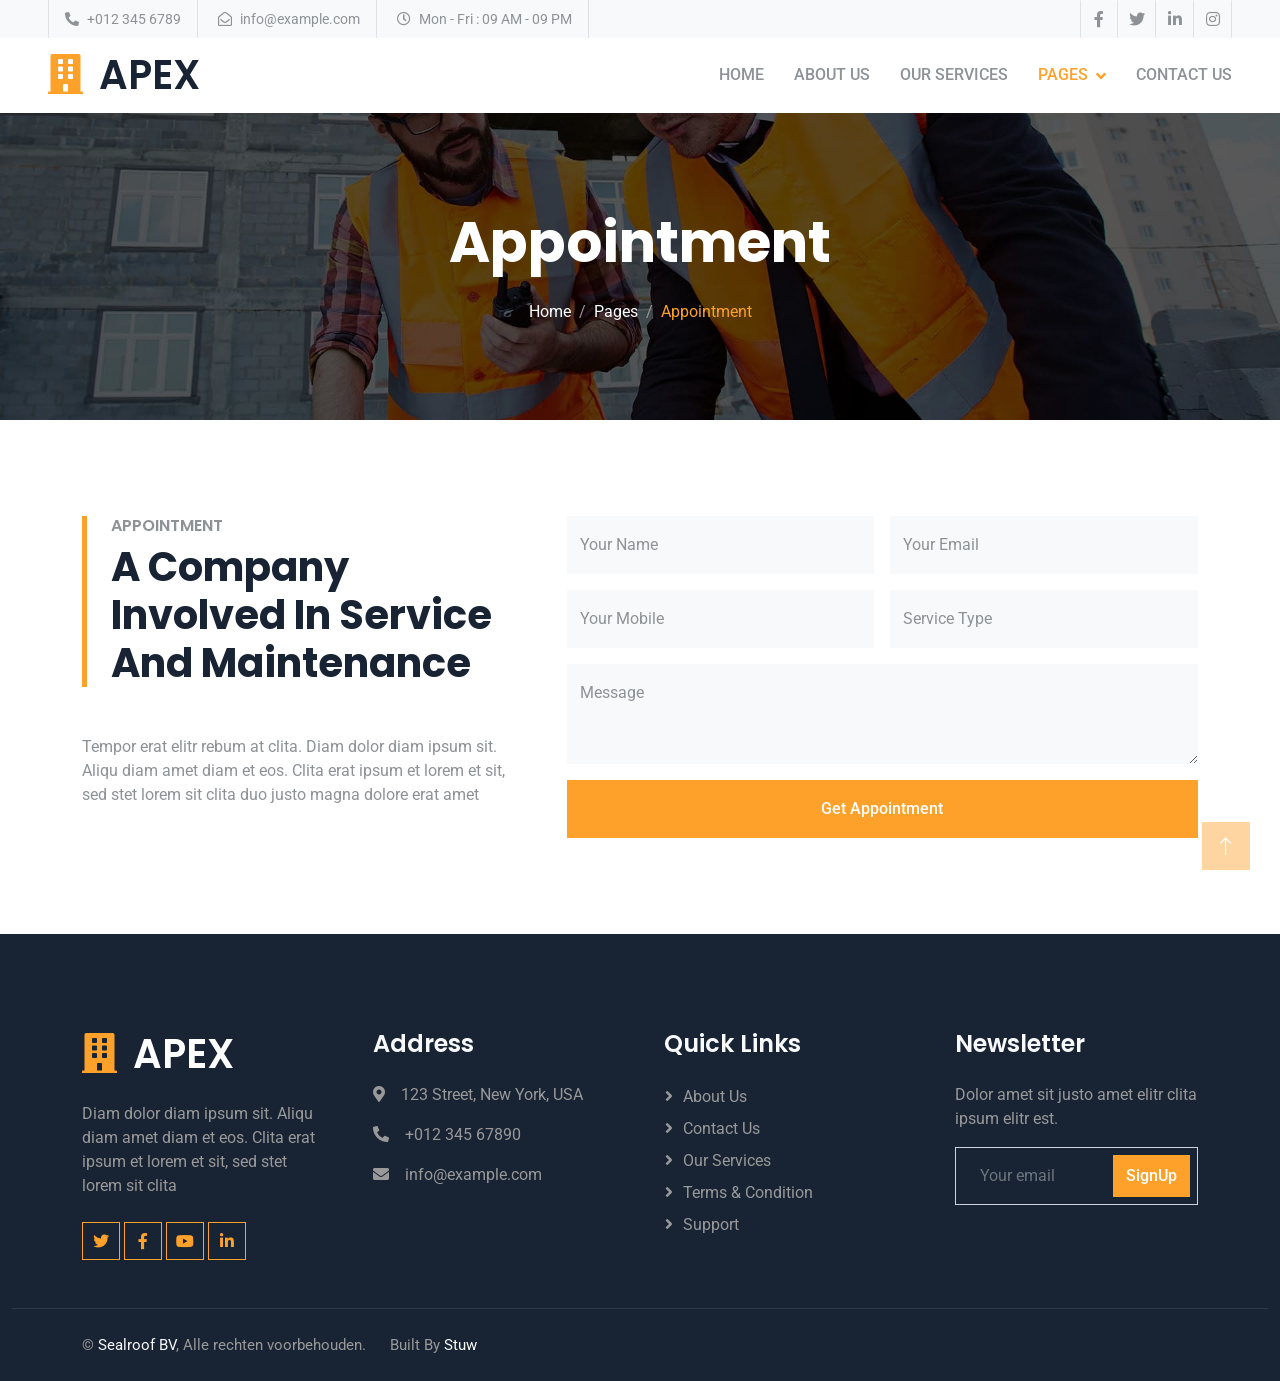
<file: appointment.html>
<!DOCTYPE html>
<html lang="en">
  <head>
    <meta charset="utf-8" />
    <title>Apex - Home Repair Website Template</title>
    <meta content="width=device-width, initial-scale=1.0" name="viewport" />
    <meta content="" name="keywords" />
    <meta content="" name="description" />

    <!-- Favicon -->
    <link href="img/favicon.ico" rel="icon" />

    <!-- Google Web Fonts -->
    <link rel="preconnect" href="https://fonts.googleapis.com" />
    <link rel="preconnect" href="https://fonts.gstatic.com" crossorigin />
    <link
      href="https://fonts.googleapis.com/css2?family=Roboto:wght@400;500&family=Poppins:wght@600;700&display=swap"
      rel="stylesheet"
    />

    <!-- Icon Font Stylesheet -->
    <link
      href="https://cdnjs.cloudflare.com/ajax/libs/font-awesome/5.10.0/css/all.min.css"
      rel="stylesheet"
    />
    <link
      href="https://cdn.jsdelivr.net/npm/bootstrap-icons@1.4.1/font/bootstrap-icons.css"
      rel="stylesheet"
    />

    <!-- Libraries Stylesheet -->
    <link href="lib/animate/animate.min.css" rel="stylesheet" />
    <link href="lib/owlcarousel/assets/owl.carousel.min.css" rel="stylesheet" />

    <!-- Customized Bootstrap Stylesheet -->
    <link href="css/bootstrap.min.css" rel="stylesheet" />

    <!-- Template Stylesheet -->
    <link href="css/style.css" rel="stylesheet" />
  </head>

  <body>
    <!-- Spinner Start -->
    <div
      id="spinner"
      class="show bg-white position-fixed translate-middle w-100 vh-100 top-50 start-50 d-flex align-items-center justify-content-center"
    >
      <div class="spinner-grow text-primary" role="status"></div>
    </div>
    <!-- Spinner End -->

    <!-- Topbar Start -->
    <div class="container-fluid bg-light p-0">
      <div class="row gx-0 d-none d-lg-flex">
        <div class="col-lg-7 px-5 text-start">
          <div
            class="h-100 d-inline-flex align-items-center border-start border-end px-3"
          >
            <small class="fa fa-phone-alt me-2"></small>
            <small>+012 345 6789</small>
          </div>
          <div class="h-100 d-inline-flex align-items-center border-end px-3">
            <small class="far fa-envelope-open me-2"></small>
            <small>info@example.com</small>
          </div>
          <div class="h-100 d-inline-flex align-items-center border-end px-3">
            <small class="far fa-clock me-2"></small>
            <small>Mon - Fri : 09 AM - 09 PM</small>
          </div>
        </div>
        <div class="col-lg-5 px-5 text-end">
          <div class="h-100 d-inline-flex align-items-center">
            <a class="btn btn-square border-end border-start" href=""
              ><i class="fab fa-facebook-f"></i
            ></a>
            <a class="btn btn-square border-end" href=""
              ><i class="fab fa-twitter"></i
            ></a>
            <a class="btn btn-square border-end" href=""
              ><i class="fab fa-linkedin-in"></i
            ></a>
            <a class="btn btn-square border-end" href=""
              ><i class="fab fa-instagram"></i
            ></a>
          </div>
        </div>
      </div>
    </div>
    <!-- Topbar End -->

    <!-- Navbar Start -->
    <nav
      class="navbar navbar-expand-lg bg-white navbar-light sticky-top px-4 px-lg-5 py-lg-0"
    >
      <a href="index.html" class="navbar-brand d-flex align-items-center">
        <h1 class="m-0">
          <i class="fa fa-building text-primary me-3"></i>APEX
        </h1>
      </a>
      <button
        type="button"
        class="navbar-toggler"
        data-bs-toggle="collapse"
        data-bs-target="#navbarCollapse"
      >
        <span class="navbar-toggler-icon"></span>
      </button>
      <div class="collapse navbar-collapse" id="navbarCollapse">
        <div class="navbar-nav ms-auto py-3 py-lg-0">
          <a href="index.html" class="nav-item nav-link">Home</a>
          <a href="about.html" class="nav-item nav-link">About Us</a>
          <a href="service.html" class="nav-item nav-link">Our Services</a>
          <div class="nav-item dropdown">
            <a
              href="#"
              class="nav-link dropdown-toggle active"
              data-bs-toggle="dropdown"
              >Pages</a
            >
            <div class="dropdown-menu bg-light m-0">
              <a href="feature.html" class="dropdown-item">Features</a>
              <a href="appointment.html" class="dropdown-item active"
                >Appointment</a
              >
              <a href="team.html" class="dropdown-item">Our Team</a>
              <a href="testimonial.html" class="dropdown-item">Testimonial</a>
              <a href="404.html" class="dropdown-item">404 Page</a>
            </div>
          </div>
          <a href="contact.html" class="nav-item nav-link">Contact Us</a>
        </div>
      </div>
    </nav>
    <!-- Navbar End -->

    <!-- Page Header Start -->
    <div
      class="container-fluid page-header py-5 mb-5 wow fadeIn"
      data-wow-delay="0.1s"
    >
      <div class="container text-center py-5">
        <h1 class="display-4 text-white animated slideInDown mb-4">
          Appointment
        </h1>
        <nav aria-label="breadcrumb animated slideInDown">
          <ol class="breadcrumb justify-content-center mb-0">
            <li class="breadcrumb-item">
              <a class="text-white" href="#">Home</a>
            </li>
            <li class="breadcrumb-item">
              <a class="text-white" href="#">Pages</a>
            </li>
            <li class="breadcrumb-item text-primary active" aria-current="page">
              Appointment
            </li>
          </ol>
        </nav>
      </div>
    </div>
    <!-- Page Header End -->

    <!-- Appointment Start -->
    <div class="container-xxl py-5">
      <div class="container">
        <div class="row g-5">
          <div class="col-lg-5 col-md-6 wow fadeInUp" data-wow-delay="0.1s">
            <div class="border-start border-5 border-primary ps-4 mb-5">
              <h6 class="text-body text-uppercase mb-2">Appointment</h6>
              <h1 class="display-6 mb-0">
                A Company Involved In Service And Maintenance
              </h1>
            </div>
            <p class="mb-0">
              Tempor erat elitr rebum at clita. Diam dolor diam ipsum sit. Aliqu
              diam amet diam et eos. Clita erat ipsum et lorem et sit, sed stet
              lorem sit clita duo justo magna dolore erat amet
            </p>
          </div>
          <div class="col-lg-7 col-md-6 wow fadeInUp" data-wow-delay="0.5s">
            <form>
              <div class="row g-3">
                <div class="col-sm-6">
                  <div class="form-floating">
                    <input
                      type="text"
                      class="form-control bg-light border-0"
                      id="gname"
                      placeholder="Gurdian Name"
                    />
                    <label for="gname">Your Name</label>
                  </div>
                </div>
                <div class="col-sm-6">
                  <div class="form-floating">
                    <input
                      type="email"
                      class="form-control bg-light border-0"
                      id="gmail"
                      placeholder="Gurdian Email"
                    />
                    <label for="gmail">Your Email</label>
                  </div>
                </div>
                <div class="col-sm-6">
                  <div class="form-floating">
                    <input
                      type="text"
                      class="form-control bg-light border-0"
                      id="cname"
                      placeholder="Child Name"
                    />
                    <label for="cname">Your Mobile</label>
                  </div>
                </div>
                <div class="col-sm-6">
                  <div class="form-floating">
                    <input
                      type="text"
                      class="form-control bg-light border-0"
                      id="cage"
                      placeholder="Child Age"
                    />
                    <label for="cage">Service Type</label>
                  </div>
                </div>
                <div class="col-12">
                  <div class="form-floating">
                    <textarea
                      class="form-control bg-light border-0"
                      placeholder="Leave a message here"
                      id="message"
                      style="height: 100px"
                    ></textarea>
                    <label for="message">Message</label>
                  </div>
                </div>
                <div class="col-12">
                  <button class="btn btn-primary w-100 py-3" type="submit">
                    Get Appointment
                  </button>
                </div>
              </div>
            </form>
          </div>
        </div>
      </div>
    </div>
    <!-- Appointment End -->

    <!-- Footer Start -->
    <div
      class="container-fluid bg-dark footer mt-5 pt-5 wow fadeIn"
      data-wow-delay="0.1s"
    >
      <div class="container py-5">
        <div class="row g-5">
          <div class="col-lg-3 col-md-6">
            <h1 class="text-white mb-4">
              <i class="fa fa-building text-primary me-3"></i>APEX
            </h1>
            <p>
              Diam dolor diam ipsum sit. Aliqu diam amet diam et eos. Clita erat
              ipsum et lorem et sit, sed stet lorem sit clita
            </p>
            <div class="d-flex pt-2">
              <a class="btn btn-square btn-outline-primary me-1" href=""
                ><i class="fab fa-twitter"></i
              ></a>
              <a class="btn btn-square btn-outline-primary me-1" href=""
                ><i class="fab fa-facebook-f"></i
              ></a>
              <a class="btn btn-square btn-outline-primary me-1" href=""
                ><i class="fab fa-youtube"></i
              ></a>
              <a class="btn btn-square btn-outline-primary me-0" href=""
                ><i class="fab fa-linkedin-in"></i
              ></a>
            </div>
          </div>
          <div class="col-lg-3 col-md-6">
            <h4 class="text-light mb-4">Address</h4>
            <p>
              <i class="fa fa-map-marker-alt me-3"></i>123 Street, New York, USA
            </p>
            <p><i class="fa fa-phone-alt me-3"></i>+012 345 67890</p>
            <p><i class="fa fa-envelope me-3"></i>info@example.com</p>
          </div>
          <div class="col-lg-3 col-md-6">
            <h4 class="text-light mb-4">Quick Links</h4>
            <a class="btn btn-link" href="">About Us</a>
            <a class="btn btn-link" href="">Contact Us</a>
            <a class="btn btn-link" href="">Our Services</a>
            <a class="btn btn-link" href="">Terms & Condition</a>
            <a class="btn btn-link" href="">Support</a>
          </div>
          <div class="col-lg-3 col-md-6">
            <h4 class="text-light mb-4">Newsletter</h4>
            <p>Dolor amet sit justo amet elitr clita ipsum elitr est.</p>
            <div class="position-relative mx-auto" style="max-width: 400px">
              <input
                class="form-control bg-transparent w-100 py-3 ps-4 pe-5"
                type="text"
                placeholder="Your email"
              />
              <button
                type="button"
                class="btn btn-primary py-2 position-absolute top-0 end-0 mt-2 me-2"
              >
                SignUp
              </button>
            </div>
          </div>
        </div>
      </div>
      <div class="container-fluid copyright">
        <div class="container">
          <div class="row">
            <div class="col-12 d-flex justify-content-start align-items-center gap-4">
              <span>&copy; <a href="#">Sealroof BV</a>, Alle rechten voorbehouden.</span>
              <span>Built By <a href="https://stuw.agency">Stuw</a></span>
            </div>
          </div>
        </div>
      </div>
    </div>
    <!-- Footer End -->

    <!-- Back to Top -->
    <a href="#" class="btn btn-lg btn-primary btn-lg-square back-to-top"
      ><i class="bi bi-arrow-up"></i
    ></a>

    <!-- JavaScript Libraries -->
    <script src="https://code.jquery.com/jquery-3.4.1.min.js"></script>
    <script src="https://cdn.jsdelivr.net/npm/bootstrap@5.0.0/dist/js/bootstrap.bundle.min.js"></script>
    <script src="lib/wow/wow.min.js"></script>
    <script src="lib/easing/easing.min.js"></script>
    <script src="lib/waypoints/waypoints.min.js"></script>
    <script src="lib/owlcarousel/owl.carousel.min.js"></script>

    <!-- Template Javascript -->
    <script src="js/main.js"></script>
  </body>
</html>
</file>
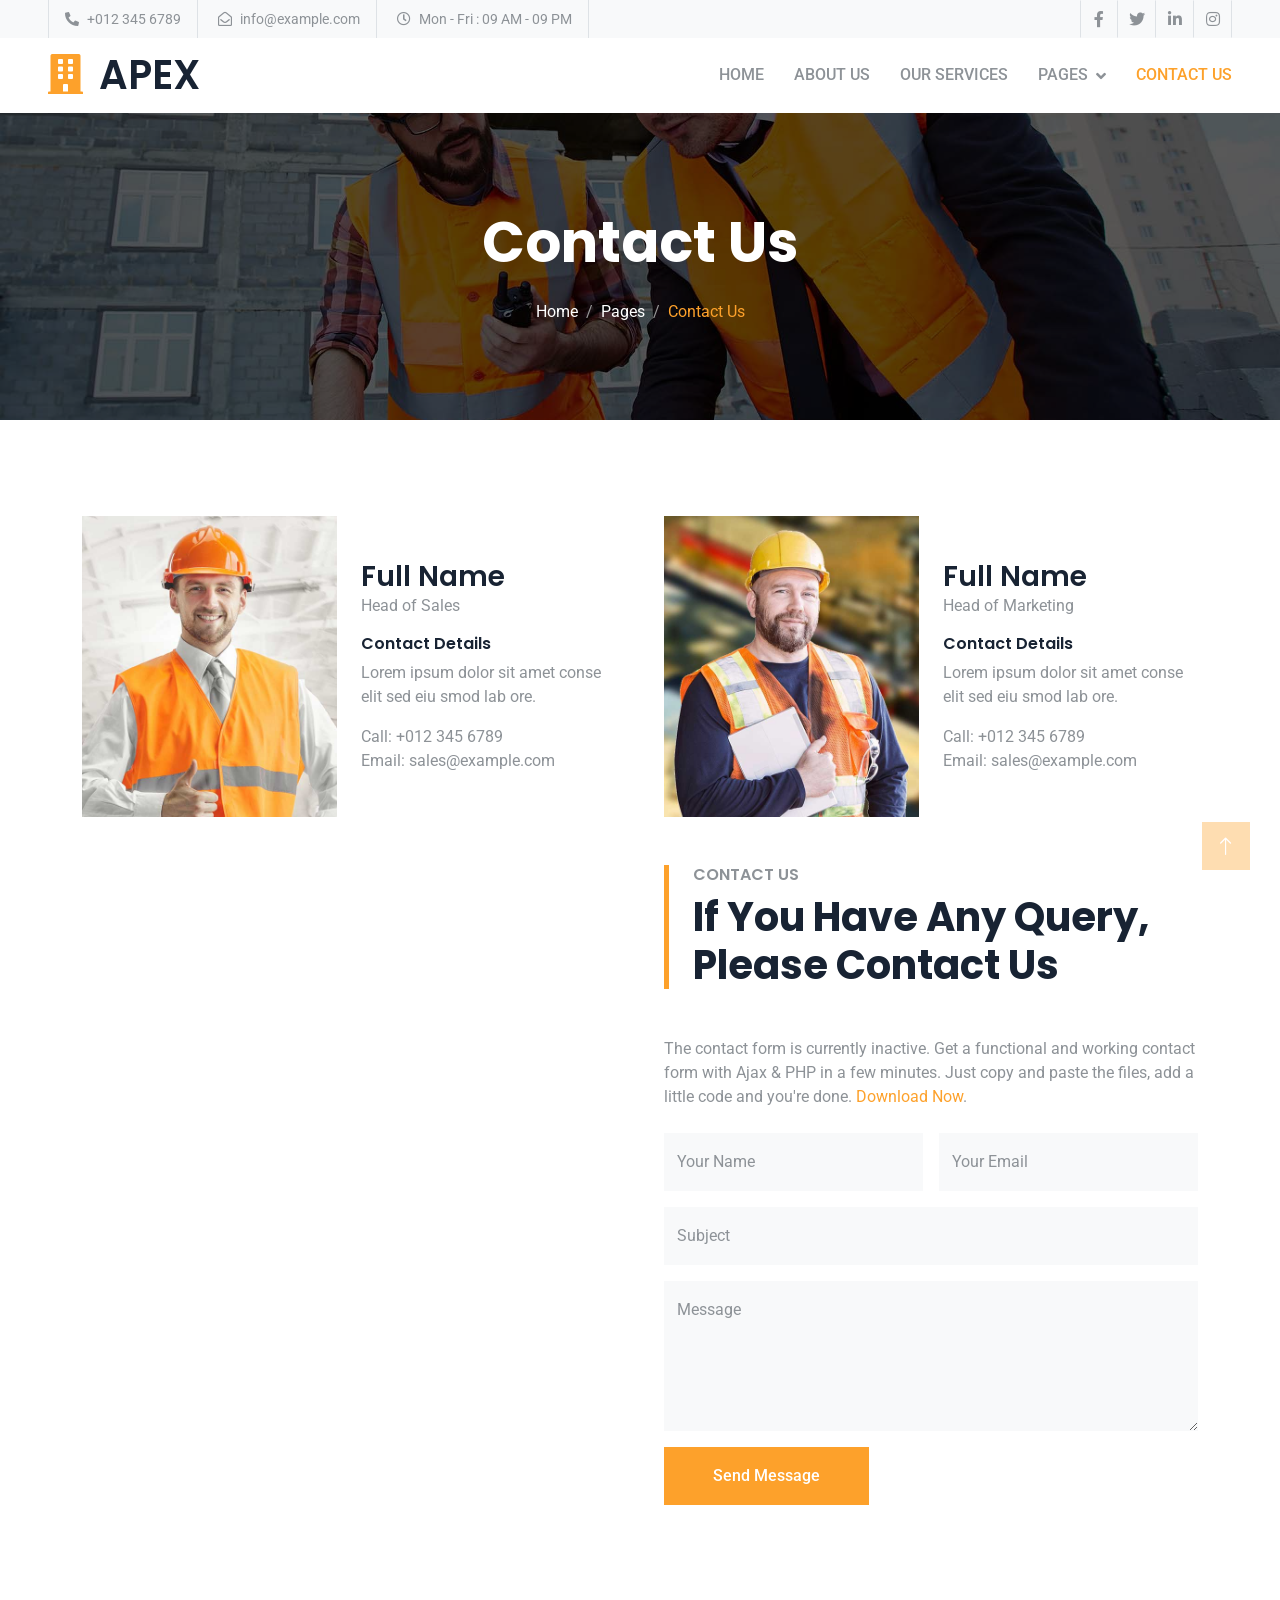
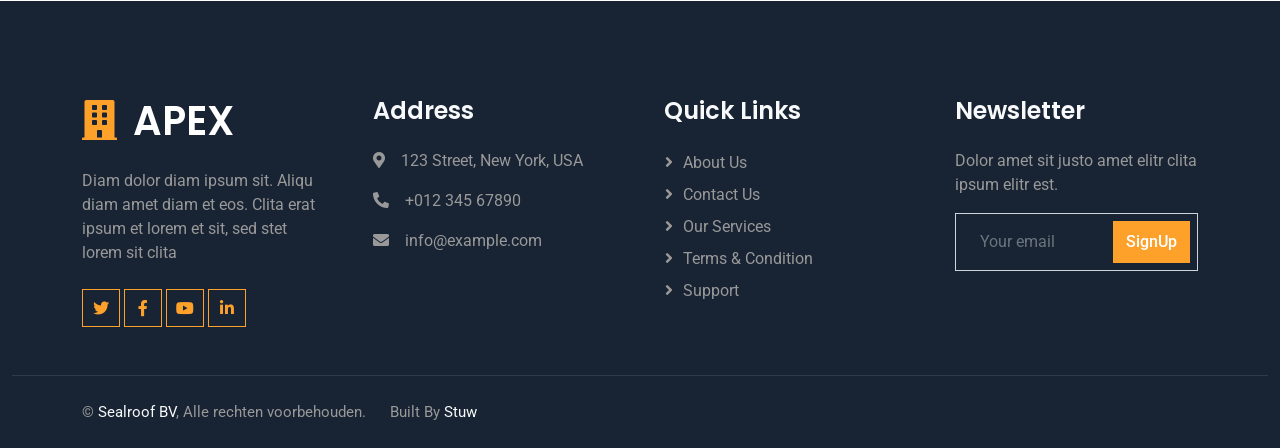
<file: contact.html>
<!DOCTYPE html>
<html lang="en">
  <head>
    <meta charset="utf-8" />
    <title>Apex - Home Repair Website Template</title>
    <meta content="width=device-width, initial-scale=1.0" name="viewport" />
    <meta content="" name="keywords" />
    <meta content="" name="description" />

    <!-- Favicon -->
    <link href="img/favicon.ico" rel="icon" />

    <!-- Google Web Fonts -->
    <link rel="preconnect" href="https://fonts.googleapis.com" />
    <link rel="preconnect" href="https://fonts.gstatic.com" crossorigin />
    <link
      href="https://fonts.googleapis.com/css2?family=Roboto:wght@400;500&family=Poppins:wght@600;700&display=swap"
      rel="stylesheet"
    />

    <!-- Icon Font Stylesheet -->
    <link
      href="https://cdnjs.cloudflare.com/ajax/libs/font-awesome/5.10.0/css/all.min.css"
      rel="stylesheet"
    />
    <link
      href="https://cdn.jsdelivr.net/npm/bootstrap-icons@1.4.1/font/bootstrap-icons.css"
      rel="stylesheet"
    />

    <!-- Libraries Stylesheet -->
    <link href="lib/animate/animate.min.css" rel="stylesheet" />
    <link href="lib/owlcarousel/assets/owl.carousel.min.css" rel="stylesheet" />

    <!-- Customized Bootstrap Stylesheet -->
    <link href="css/bootstrap.min.css" rel="stylesheet" />

    <!-- Template Stylesheet -->
    <link href="css/style.css" rel="stylesheet" />
  </head>

  <body>
    <!-- Spinner Start -->
    <div
      id="spinner"
      class="show bg-white position-fixed translate-middle w-100 vh-100 top-50 start-50 d-flex align-items-center justify-content-center"
    >
      <div class="spinner-grow text-primary" role="status"></div>
    </div>
    <!-- Spinner End -->

    <!-- Topbar Start -->
    <div class="container-fluid bg-light p-0">
      <div class="row gx-0 d-none d-lg-flex">
        <div class="col-lg-7 px-5 text-start">
          <div
            class="h-100 d-inline-flex align-items-center border-start border-end px-3"
          >
            <small class="fa fa-phone-alt me-2"></small>
            <small>+012 345 6789</small>
          </div>
          <div class="h-100 d-inline-flex align-items-center border-end px-3">
            <small class="far fa-envelope-open me-2"></small>
            <small>info@example.com</small>
          </div>
          <div class="h-100 d-inline-flex align-items-center border-end px-3">
            <small class="far fa-clock me-2"></small>
            <small>Mon - Fri : 09 AM - 09 PM</small>
          </div>
        </div>
        <div class="col-lg-5 px-5 text-end">
          <div class="h-100 d-inline-flex align-items-center">
            <a class="btn btn-square border-end border-start" href=""
              ><i class="fab fa-facebook-f"></i
            ></a>
            <a class="btn btn-square border-end" href=""
              ><i class="fab fa-twitter"></i
            ></a>
            <a class="btn btn-square border-end" href=""
              ><i class="fab fa-linkedin-in"></i
            ></a>
            <a class="btn btn-square border-end" href=""
              ><i class="fab fa-instagram"></i
            ></a>
          </div>
        </div>
      </div>
    </div>
    <!-- Topbar End -->

    <!-- Navbar Start -->
    <nav
      class="navbar navbar-expand-lg bg-white navbar-light sticky-top px-4 px-lg-5 py-lg-0"
    >
      <a href="index.html" class="navbar-brand d-flex align-items-center">
        <h1 class="m-0">
          <i class="fa fa-building text-primary me-3"></i>APEX
        </h1>
      </a>
      <button
        type="button"
        class="navbar-toggler"
        data-bs-toggle="collapse"
        data-bs-target="#navbarCollapse"
      >
        <span class="navbar-toggler-icon"></span>
      </button>
      <div class="collapse navbar-collapse" id="navbarCollapse">
        <div class="navbar-nav ms-auto py-3 py-lg-0">
          <a href="index.html" class="nav-item nav-link">Home</a>
          <a href="about.html" class="nav-item nav-link">About Us</a>
          <a href="service.html" class="nav-item nav-link">Our Services</a>
          <div class="nav-item dropdown">
            <a
              href="#"
              class="nav-link dropdown-toggle"
              data-bs-toggle="dropdown"
              >Pages</a
            >
            <div class="dropdown-menu bg-light m-0">
              <a href="feature.html" class="dropdown-item">Features</a>
              <a href="appointment.html" class="dropdown-item">Appointment</a>
              <a href="team.html" class="dropdown-item">Our Team</a>
              <a href="testimonial.html" class="dropdown-item">Testimonial</a>
              <a href="404.html" class="dropdown-item">404 Page</a>
            </div>
          </div>
          <a href="contact.html" class="nav-item nav-link active">Contact Us</a>
        </div>
      </div>
    </nav>
    <!-- Navbar End -->

    <!-- Page Header Start -->
    <div
      class="container-fluid page-header py-5 mb-5 wow fadeIn"
      data-wow-delay="0.1s"
    >
      <div class="container text-center py-5">
        <h1 class="display-4 text-white animated slideInDown mb-4">
          Contact Us
        </h1>
        <nav aria-label="breadcrumb animated slideInDown">
          <ol class="breadcrumb justify-content-center mb-0">
            <li class="breadcrumb-item">
              <a class="text-white" href="#">Home</a>
            </li>
            <li class="breadcrumb-item">
              <a class="text-white" href="#">Pages</a>
            </li>
            <li class="breadcrumb-item text-primary active" aria-current="page">
              Contact Us
            </li>
          </ol>
        </nav>
      </div>
    </div>
    <!-- Page Header End -->

    <!-- Contact Start -->
    <div class="container-xxl py-5">
      <div class="container">
        <div class="row g-5">
          <div class="col-lg-6 wow fadeInUp" data-wow-delay="0.1s">
            <div class="row g-4 align-items-center">
              <div class="col-sm-6">
                <img class="img-fluid" src="img/team-1.jpg" alt="" />
              </div>
              <div class="col-sm-6">
                <h3 class="mb-0">Full Name</h3>
                <p>Head of Sales</p>
                <h6>Contact Details</h6>
                <p>
                  Lorem ipsum dolor sit amet conse elit sed eiu smod lab ore.
                </p>
                <p class="mb-0">Call: +012 345 6789</p>
                <p class="mb-0">Email: sales@example.com</p>
              </div>
            </div>
          </div>
          <div class="col-lg-6 wow fadeInUp" data-wow-delay="0.1s">
            <div class="row g-4 align-items-center">
              <div class="col-sm-6">
                <img class="img-fluid" src="img/team-2.jpg" alt="" />
              </div>
              <div class="col-sm-6">
                <h3 class="mb-0">Full Name</h3>
                <p>Head of Marketing</p>
                <h6>Contact Details</h6>
                <p>
                  Lorem ipsum dolor sit amet conse elit sed eiu smod lab ore.
                </p>
                <p class="mb-0">Call: +012 345 6789</p>
                <p class="mb-0">Email: sales@example.com</p>
              </div>
            </div>
          </div>
          <div
            class="col-lg-6 wow fadeInUp"
            data-wow-delay="0.1s"
            style="min-height: 450px"
          >
            <div class="position-relative h-100">
              <iframe
                class="position-relative w-100 h-100"
                src="https://www.google.com/maps/embed?pb=!1m18!1m12!1m3!1d3001156.4288297426!2d-78.01371936852176!3d42.72876761954724!2m3!1f0!2f0!3f0!3m2!1i1024!2i768!4f13.1!3m3!1m2!1s0x4ccc4bf0f123a5a9%3A0xddcfc6c1de189567!2sNew%20York%2C%20USA!5e0!3m2!1sen!2sbd!4v1603794290143!5m2!1sen!2sbd"
                frameborder="0"
                style="min-height: 450px; border: 0"
                allowfullscreen=""
                aria-hidden="false"
                tabindex="0"
              ></iframe>
            </div>
          </div>
          <div class="col-lg-6 wow fadeInUp" data-wow-delay="0.5s">
            <div class="border-start border-5 border-primary ps-4 mb-5">
              <h6 class="text-body text-uppercase mb-2">Contact Us</h6>
              <h1 class="display-6 mb-0">
                If You Have Any Query, Please Contact Us
              </h1>
            </div>
            <p class="mb-4">
              The contact form is currently inactive. Get a functional and
              working contact form with Ajax & PHP in a few minutes. Just copy
              and paste the files, add a little code and you're done.
              <a href="https://htmlcodex.com/contact-form">Download Now</a>.
            </p>
            <form>
              <div class="row g-3">
                <div class="col-md-6">
                  <div class="form-floating">
                    <input
                      type="text"
                      class="form-control border-0 bg-light"
                      id="name"
                      placeholder="Your Name"
                    />
                    <label for="name">Your Name</label>
                  </div>
                </div>
                <div class="col-md-6">
                  <div class="form-floating">
                    <input
                      type="email"
                      class="form-control border-0 bg-light"
                      id="email"
                      placeholder="Your Email"
                    />
                    <label for="email">Your Email</label>
                  </div>
                </div>
                <div class="col-12">
                  <div class="form-floating">
                    <input
                      type="text"
                      class="form-control border-0 bg-light"
                      id="subject"
                      placeholder="Subject"
                    />
                    <label for="subject">Subject</label>
                  </div>
                </div>
                <div class="col-12">
                  <div class="form-floating">
                    <textarea
                      class="form-control border-0 bg-light"
                      placeholder="Leave a message here"
                      id="message"
                      style="height: 150px"
                    ></textarea>
                    <label for="message">Message</label>
                  </div>
                </div>
                <div class="col-12">
                  <button class="btn btn-primary py-3 px-5" type="submit">
                    Send Message
                  </button>
                </div>
              </div>
            </form>
          </div>
        </div>
      </div>
    </div>
    <!-- Contact End -->

    <!-- Footer Start -->
    <div
      class="container-fluid bg-dark footer mt-5 pt-5 wow fadeIn"
      data-wow-delay="0.1s"
    >
      <div class="container py-5">
        <div class="row g-5">
          <div class="col-lg-3 col-md-6">
            <h1 class="text-white mb-4">
              <i class="fa fa-building text-primary me-3"></i>APEX
            </h1>
            <p>
              Diam dolor diam ipsum sit. Aliqu diam amet diam et eos. Clita erat
              ipsum et lorem et sit, sed stet lorem sit clita
            </p>
            <div class="d-flex pt-2">
              <a class="btn btn-square btn-outline-primary me-1" href=""
                ><i class="fab fa-twitter"></i
              ></a>
              <a class="btn btn-square btn-outline-primary me-1" href=""
                ><i class="fab fa-facebook-f"></i
              ></a>
              <a class="btn btn-square btn-outline-primary me-1" href=""
                ><i class="fab fa-youtube"></i
              ></a>
              <a class="btn btn-square btn-outline-primary me-0" href=""
                ><i class="fab fa-linkedin-in"></i
              ></a>
            </div>
          </div>
          <div class="col-lg-3 col-md-6">
            <h4 class="text-light mb-4">Address</h4>
            <p>
              <i class="fa fa-map-marker-alt me-3"></i>123 Street, New York, USA
            </p>
            <p><i class="fa fa-phone-alt me-3"></i>+012 345 67890</p>
            <p><i class="fa fa-envelope me-3"></i>info@example.com</p>
          </div>
          <div class="col-lg-3 col-md-6">
            <h4 class="text-light mb-4">Quick Links</h4>
            <a class="btn btn-link" href="">About Us</a>
            <a class="btn btn-link" href="">Contact Us</a>
            <a class="btn btn-link" href="">Our Services</a>
            <a class="btn btn-link" href="">Terms & Condition</a>
            <a class="btn btn-link" href="">Support</a>
          </div>
          <div class="col-lg-3 col-md-6">
            <h4 class="text-light mb-4">Newsletter</h4>
            <p>Dolor amet sit justo amet elitr clita ipsum elitr est.</p>
            <div class="position-relative mx-auto" style="max-width: 400px">
              <input
                class="form-control bg-transparent w-100 py-3 ps-4 pe-5"
                type="text"
                placeholder="Your email"
              />
              <button
                type="button"
                class="btn btn-primary py-2 position-absolute top-0 end-0 mt-2 me-2"
              >
                SignUp
              </button>
            </div>
          </div>
        </div>
      </div>
      <div class="container-fluid copyright">
        <div class="container">
          <div class="row">
            <div class="col-12 d-flex justify-content-start align-items-center gap-4">
              <span>&copy; <a href="#">Sealroof BV</a>, Alle rechten voorbehouden.</span>
              <span>Built By <a href="https://stuw.agency">Stuw</a></span>
            </div>
          </div>
        </div>
      </div>
    </div>
    <!-- Footer End -->

    <!-- Back to Top -->
    <a href="#" class="btn btn-lg btn-primary btn-lg-square back-to-top"
      ><i class="bi bi-arrow-up"></i
    ></a>

    <!-- JavaScript Libraries -->
    <script src="https://code.jquery.com/jquery-3.4.1.min.js"></script>
    <script src="https://cdn.jsdelivr.net/npm/bootstrap@5.0.0/dist/js/bootstrap.bundle.min.js"></script>
    <script src="lib/wow/wow.min.js"></script>
    <script src="lib/easing/easing.min.js"></script>
    <script src="lib/waypoints/waypoints.min.js"></script>
    <script src="lib/owlcarousel/owl.carousel.min.js"></script>

    <!-- Template Javascript -->
    <script src="js/main.js"></script>
  </body>
</html>
</file>
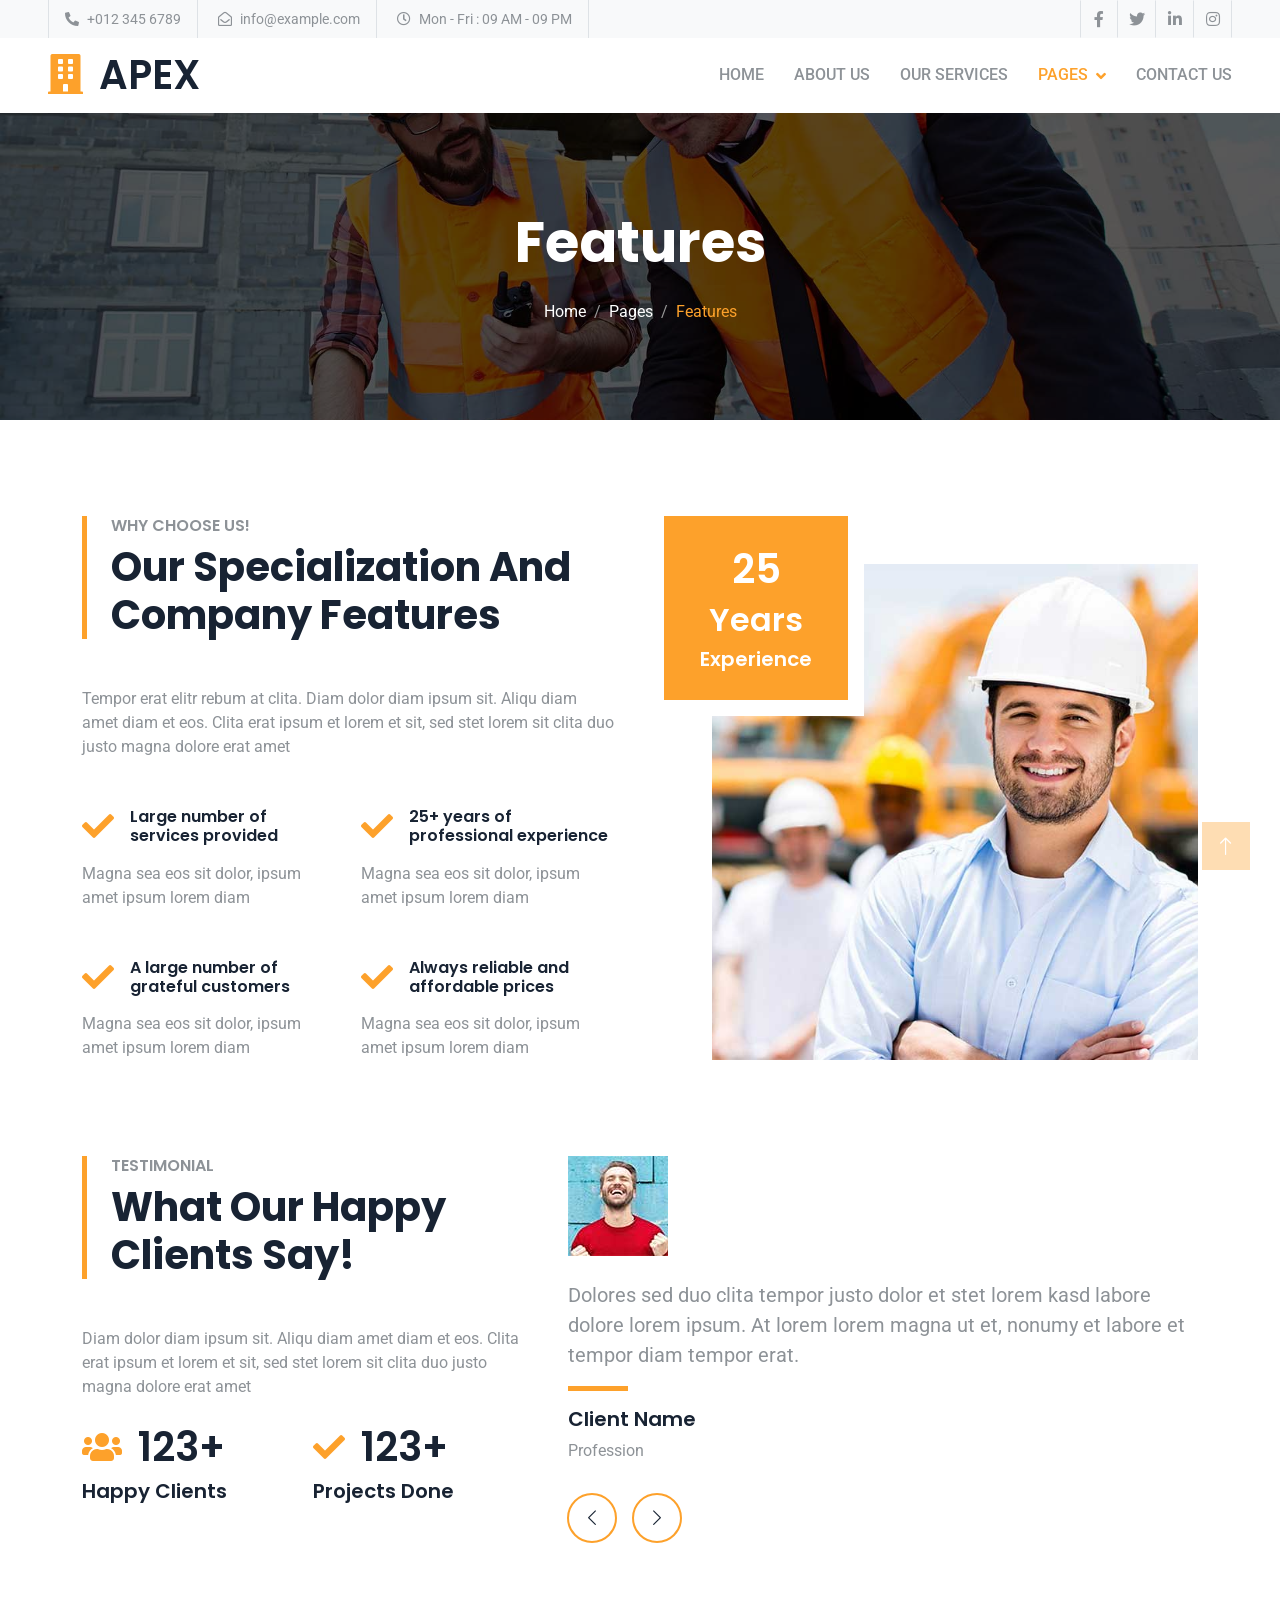
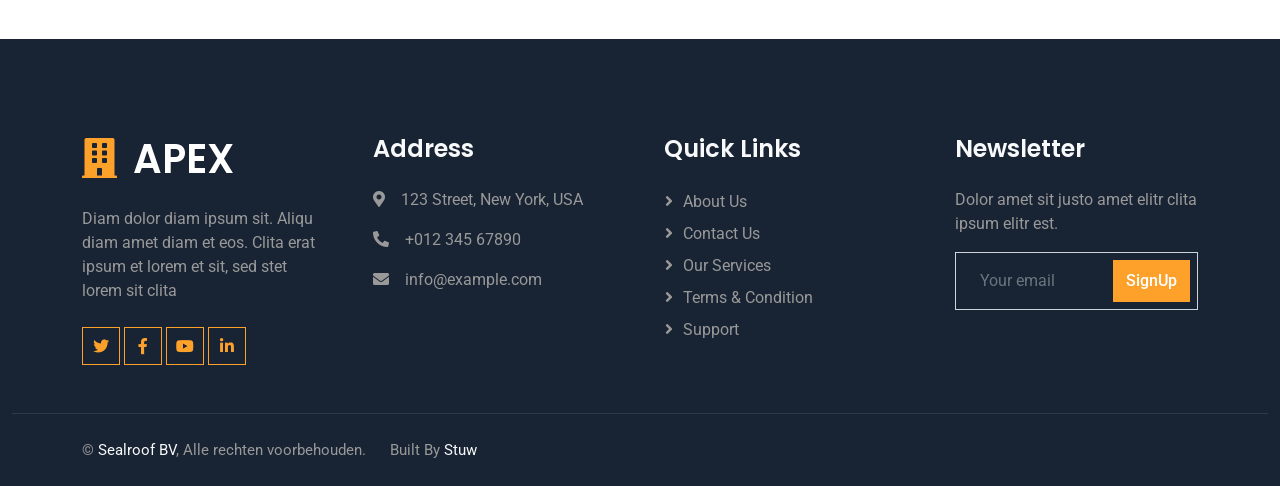
<file: feature.html>
<!DOCTYPE html>
<html lang="en">
  <head>
    <meta charset="utf-8" />
    <title>Apex - Home Repair Website Template</title>
    <meta content="width=device-width, initial-scale=1.0" name="viewport" />
    <meta content="" name="keywords" />
    <meta content="" name="description" />

    <!-- Favicon -->
    <link href="img/favicon.ico" rel="icon" />

    <!-- Google Web Fonts -->
    <link rel="preconnect" href="https://fonts.googleapis.com" />
    <link rel="preconnect" href="https://fonts.gstatic.com" crossorigin />
    <link
      href="https://fonts.googleapis.com/css2?family=Roboto:wght@400;500&family=Poppins:wght@600;700&display=swap"
      rel="stylesheet"
    />

    <!-- Icon Font Stylesheet -->
    <link
      href="https://cdnjs.cloudflare.com/ajax/libs/font-awesome/5.10.0/css/all.min.css"
      rel="stylesheet"
    />
    <link
      href="https://cdn.jsdelivr.net/npm/bootstrap-icons@1.4.1/font/bootstrap-icons.css"
      rel="stylesheet"
    />

    <!-- Libraries Stylesheet -->
    <link href="lib/animate/animate.min.css" rel="stylesheet" />
    <link href="lib/owlcarousel/assets/owl.carousel.min.css" rel="stylesheet" />

    <!-- Customized Bootstrap Stylesheet -->
    <link href="css/bootstrap.min.css" rel="stylesheet" />

    <!-- Template Stylesheet -->
    <link href="css/style.css" rel="stylesheet" />
  </head>

  <body>
    <!-- Spinner Start -->
    <div
      id="spinner"
      class="show bg-white position-fixed translate-middle w-100 vh-100 top-50 start-50 d-flex align-items-center justify-content-center"
    >
      <div class="spinner-grow text-primary" role="status"></div>
    </div>
    <!-- Spinner End -->

    <!-- Topbar Start -->
    <div class="container-fluid bg-light p-0">
      <div class="row gx-0 d-none d-lg-flex">
        <div class="col-lg-7 px-5 text-start">
          <div
            class="h-100 d-inline-flex align-items-center border-start border-end px-3"
          >
            <small class="fa fa-phone-alt me-2"></small>
            <small>+012 345 6789</small>
          </div>
          <div class="h-100 d-inline-flex align-items-center border-end px-3">
            <small class="far fa-envelope-open me-2"></small>
            <small>info@example.com</small>
          </div>
          <div class="h-100 d-inline-flex align-items-center border-end px-3">
            <small class="far fa-clock me-2"></small>
            <small>Mon - Fri : 09 AM - 09 PM</small>
          </div>
        </div>
        <div class="col-lg-5 px-5 text-end">
          <div class="h-100 d-inline-flex align-items-center">
            <a class="btn btn-square border-end border-start" href=""
              ><i class="fab fa-facebook-f"></i
            ></a>
            <a class="btn btn-square border-end" href=""
              ><i class="fab fa-twitter"></i
            ></a>
            <a class="btn btn-square border-end" href=""
              ><i class="fab fa-linkedin-in"></i
            ></a>
            <a class="btn btn-square border-end" href=""
              ><i class="fab fa-instagram"></i
            ></a>
          </div>
        </div>
      </div>
    </div>
    <!-- Topbar End -->

    <!-- Navbar Start -->
    <nav
      class="navbar navbar-expand-lg bg-white navbar-light sticky-top px-4 px-lg-5 py-lg-0"
    >
      <a href="index.html" class="navbar-brand d-flex align-items-center">
        <h1 class="m-0">
          <i class="fa fa-building text-primary me-3"></i>APEX
        </h1>
      </a>
      <button
        type="button"
        class="navbar-toggler"
        data-bs-toggle="collapse"
        data-bs-target="#navbarCollapse"
      >
        <span class="navbar-toggler-icon"></span>
      </button>
      <div class="collapse navbar-collapse" id="navbarCollapse">
        <div class="navbar-nav ms-auto py-3 py-lg-0">
          <a href="index.html" class="nav-item nav-link">Home</a>
          <a href="about.html" class="nav-item nav-link">About Us</a>
          <a href="service.html" class="nav-item nav-link">Our Services</a>
          <div class="nav-item dropdown">
            <a
              href="#"
              class="nav-link dropdown-toggle active"
              data-bs-toggle="dropdown"
              >Pages</a
            >
            <div class="dropdown-menu bg-light m-0">
              <a href="feature.html" class="dropdown-item active">Features</a>
              <a href="appointment.html" class="dropdown-item">Appointment</a>
              <a href="team.html" class="dropdown-item">Our Team</a>
              <a href="testimonial.html" class="dropdown-item">Testimonial</a>
              <a href="404.html" class="dropdown-item">404 Page</a>
            </div>
          </div>
          <a href="contact.html" class="nav-item nav-link">Contact Us</a>
        </div>
      </div>
    </nav>
    <!-- Navbar End -->

    <!-- Page Header Start -->
    <div
      class="container-fluid page-header py-5 mb-5 wow fadeIn"
      data-wow-delay="0.1s"
    >
      <div class="container text-center py-5">
        <h1 class="display-4 text-white animated slideInDown mb-4">Features</h1>
        <nav aria-label="breadcrumb animated slideInDown">
          <ol class="breadcrumb justify-content-center mb-0">
            <li class="breadcrumb-item">
              <a class="text-white" href="#">Home</a>
            </li>
            <li class="breadcrumb-item">
              <a class="text-white" href="#">Pages</a>
            </li>
            <li class="breadcrumb-item text-primary active" aria-current="page">
              Features
            </li>
          </ol>
        </nav>
      </div>
    </div>
    <!-- Page Header End -->

    <!-- Features Start -->
    <div class="container-xxl py-5">
      <div class="container">
        <div class="row g-5">
          <div class="col-lg-6 wow fadeInUp" data-wow-delay="0.1s">
            <div class="border-start border-5 border-primary ps-4 mb-5">
              <h6 class="text-body text-uppercase mb-2">Why Choose Us!</h6>
              <h1 class="display-6 mb-0">
                Our Specialization And Company Features
              </h1>
            </div>
            <p class="mb-5">
              Tempor erat elitr rebum at clita. Diam dolor diam ipsum sit. Aliqu
              diam amet diam et eos. Clita erat ipsum et lorem et sit, sed stet
              lorem sit clita duo justo magna dolore erat amet
            </p>
            <div class="row gy-5 gx-4">
              <div class="col-sm-6 wow fadeIn" data-wow-delay="0.1s">
                <div class="d-flex align-items-center mb-3">
                  <i
                    class="fa fa-check fa-2x text-primary flex-shrink-0 me-3"
                  ></i>
                  <h6 class="mb-0">Large number of services provided</h6>
                </div>
                <span
                  >Magna sea eos sit dolor, ipsum amet ipsum lorem diam</span
                >
              </div>
              <div class="col-sm-6 wow fadeIn" data-wow-delay="0.2s">
                <div class="d-flex align-items-center mb-3">
                  <i
                    class="fa fa-check fa-2x text-primary flex-shrink-0 me-3"
                  ></i>
                  <h6 class="mb-0">25+ years of professional experience</h6>
                </div>
                <span
                  >Magna sea eos sit dolor, ipsum amet ipsum lorem diam</span
                >
              </div>
              <div class="col-sm-6 wow fadeIn" data-wow-delay="0.3s">
                <div class="d-flex align-items-center mb-3">
                  <i
                    class="fa fa-check fa-2x text-primary flex-shrink-0 me-3"
                  ></i>
                  <h6 class="mb-0">A large number of grateful customers</h6>
                </div>
                <span
                  >Magna sea eos sit dolor, ipsum amet ipsum lorem diam</span
                >
              </div>
              <div class="col-sm-6 wow fadeIn" data-wow-delay="0.4s">
                <div class="d-flex align-items-center mb-3">
                  <i
                    class="fa fa-check fa-2x text-primary flex-shrink-0 me-3"
                  ></i>
                  <h6 class="mb-0">Always reliable and affordable prices</h6>
                </div>
                <span
                  >Magna sea eos sit dolor, ipsum amet ipsum lorem diam</span
                >
              </div>
            </div>
          </div>
          <div class="col-lg-6 wow fadeInUp" data-wow-delay="0.5s">
            <div
              class="position-relative overflow-hidden ps-5 pt-5 h-100"
              style="min-height: 400px"
            >
              <img
                class="position-absolute w-100 h-100"
                src="img/feature.jpg"
                alt=""
                style="object-fit: cover"
              />
              <div
                class="position-absolute top-0 start-0 bg-white pe-3 pb-3"
                style="width: 200px; height: 200px"
              >
                <div
                  class="d-flex flex-column justify-content-center text-center bg-primary h-100 p-3"
                >
                  <h1 class="text-white">25</h1>
                  <h2 class="text-white">Years</h2>
                  <h5 class="text-white mb-0">Experience</h5>
                </div>
              </div>
            </div>
          </div>
        </div>
      </div>
    </div>
    <!-- Features End -->

    <!-- Testimonial Start -->
    <div class="container-xxl py-5">
      <div class="container">
        <div class="row g-5">
          <div class="col-lg-5 wow fadeInUp" data-wow-delay="0.1s">
            <div class="border-start border-5 border-primary ps-4 mb-5">
              <h6 class="text-body text-uppercase mb-2">Testimonial</h6>
              <h1 class="display-6 mb-0">What Our Happy Clients Say!</h1>
            </div>
            <p class="mb-4">
              Diam dolor diam ipsum sit. Aliqu diam amet diam et eos. Clita erat
              ipsum et lorem et sit, sed stet lorem sit clita duo justo magna
              dolore erat amet
            </p>
            <div class="row g-4">
              <div class="col-sm-6">
                <div class="d-flex align-items-center mb-2">
                  <i class="fa fa-users fa-2x text-primary flex-shrink-0"></i>
                  <h1 class="ms-3 mb-0">123+</h1>
                </div>
                <h5 class="mb-0">Happy Clients</h5>
              </div>
              <div class="col-sm-6">
                <div class="d-flex align-items-center mb-2">
                  <i class="fa fa-check fa-2x text-primary flex-shrink-0"></i>
                  <h1 class="ms-3 mb-0">123+</h1>
                </div>
                <h5 class="mb-0">Projects Done</h5>
              </div>
            </div>
          </div>
          <div class="col-lg-7 wow fadeInUp" data-wow-delay="0.5s">
            <div class="owl-carousel testimonial-carousel">
              <div class="testimonial-item">
                <img
                  class="img-fluid mb-4"
                  src="img/testimonial-1.jpg"
                  alt=""
                />
                <p class="fs-5">
                  Dolores sed duo clita tempor justo dolor et stet lorem kasd
                  labore dolore lorem ipsum. At lorem lorem magna ut et, nonumy
                  et labore et tempor diam tempor erat.
                </p>
                <div
                  class="bg-primary mb-3"
                  style="width: 60px; height: 5px"
                ></div>
                <h5>Client Name</h5>
                <span>Profession</span>
              </div>
              <div class="testimonial-item">
                <img
                  class="img-fluid mb-4"
                  src="img/testimonial-2.jpg"
                  alt=""
                />
                <p class="fs-5">
                  Dolores sed duo clita tempor justo dolor et stet lorem kasd
                  labore dolore lorem ipsum. At lorem lorem magna ut et, nonumy
                  et labore et tempor diam tempor erat.
                </p>
                <div
                  class="bg-primary mb-3"
                  style="width: 60px; height: 5px"
                ></div>
                <h5>Client Name</h5>
                <span>Profession</span>
              </div>
            </div>
          </div>
        </div>
      </div>
    </div>
    <!-- Testimonial End -->

    <!-- Footer Start -->
    <div
      class="container-fluid bg-dark footer mt-5 pt-5 wow fadeIn"
      data-wow-delay="0.1s"
    >
      <div class="container py-5">
        <div class="row g-5">
          <div class="col-lg-3 col-md-6">
            <h1 class="text-white mb-4">
              <i class="fa fa-building text-primary me-3"></i>APEX
            </h1>
            <p>
              Diam dolor diam ipsum sit. Aliqu diam amet diam et eos. Clita erat
              ipsum et lorem et sit, sed stet lorem sit clita
            </p>
            <div class="d-flex pt-2">
              <a class="btn btn-square btn-outline-primary me-1" href=""
                ><i class="fab fa-twitter"></i
              ></a>
              <a class="btn btn-square btn-outline-primary me-1" href=""
                ><i class="fab fa-facebook-f"></i
              ></a>
              <a class="btn btn-square btn-outline-primary me-1" href=""
                ><i class="fab fa-youtube"></i
              ></a>
              <a class="btn btn-square btn-outline-primary me-0" href=""
                ><i class="fab fa-linkedin-in"></i
              ></a>
            </div>
          </div>
          <div class="col-lg-3 col-md-6">
            <h4 class="text-light mb-4">Address</h4>
            <p>
              <i class="fa fa-map-marker-alt me-3"></i>123 Street, New York, USA
            </p>
            <p><i class="fa fa-phone-alt me-3"></i>+012 345 67890</p>
            <p><i class="fa fa-envelope me-3"></i>info@example.com</p>
          </div>
          <div class="col-lg-3 col-md-6">
            <h4 class="text-light mb-4">Quick Links</h4>
            <a class="btn btn-link" href="">About Us</a>
            <a class="btn btn-link" href="">Contact Us</a>
            <a class="btn btn-link" href="">Our Services</a>
            <a class="btn btn-link" href="">Terms & Condition</a>
            <a class="btn btn-link" href="">Support</a>
          </div>
          <div class="col-lg-3 col-md-6">
            <h4 class="text-light mb-4">Newsletter</h4>
            <p>Dolor amet sit justo amet elitr clita ipsum elitr est.</p>
            <div class="position-relative mx-auto" style="max-width: 400px">
              <input
                class="form-control bg-transparent w-100 py-3 ps-4 pe-5"
                type="text"
                placeholder="Your email"
              />
              <button
                type="button"
                class="btn btn-primary py-2 position-absolute top-0 end-0 mt-2 me-2"
              >
                SignUp
              </button>
            </div>
          </div>
        </div>
      </div>
      <div class="container-fluid copyright">
        <div class="container">
          <div class="row">
            <div class="col-12 d-flex justify-content-start align-items-center gap-4">
              <span>&copy; <a href="#">Sealroof BV</a>, Alle rechten voorbehouden.</span>
              <span>Built By <a href="https://stuw.agency">Stuw</a></span>
            </div>
          </div>
        </div>
      </div>
    </div>
    <!-- Footer End -->

    <!-- Back to Top -->
    <a href="#" class="btn btn-lg btn-primary btn-lg-square back-to-top"
      ><i class="bi bi-arrow-up"></i
    ></a>

    <!-- JavaScript Libraries -->
    <script src="https://code.jquery.com/jquery-3.4.1.min.js"></script>
    <script src="https://cdn.jsdelivr.net/npm/bootstrap@5.0.0/dist/js/bootstrap.bundle.min.js"></script>
    <script src="lib/wow/wow.min.js"></script>
    <script src="lib/easing/easing.min.js"></script>
    <script src="lib/waypoints/waypoints.min.js"></script>
    <script src="lib/owlcarousel/owl.carousel.min.js"></script>

    <!-- Template Javascript -->
    <script src="js/main.js"></script>
  </body>
</html>
</file>
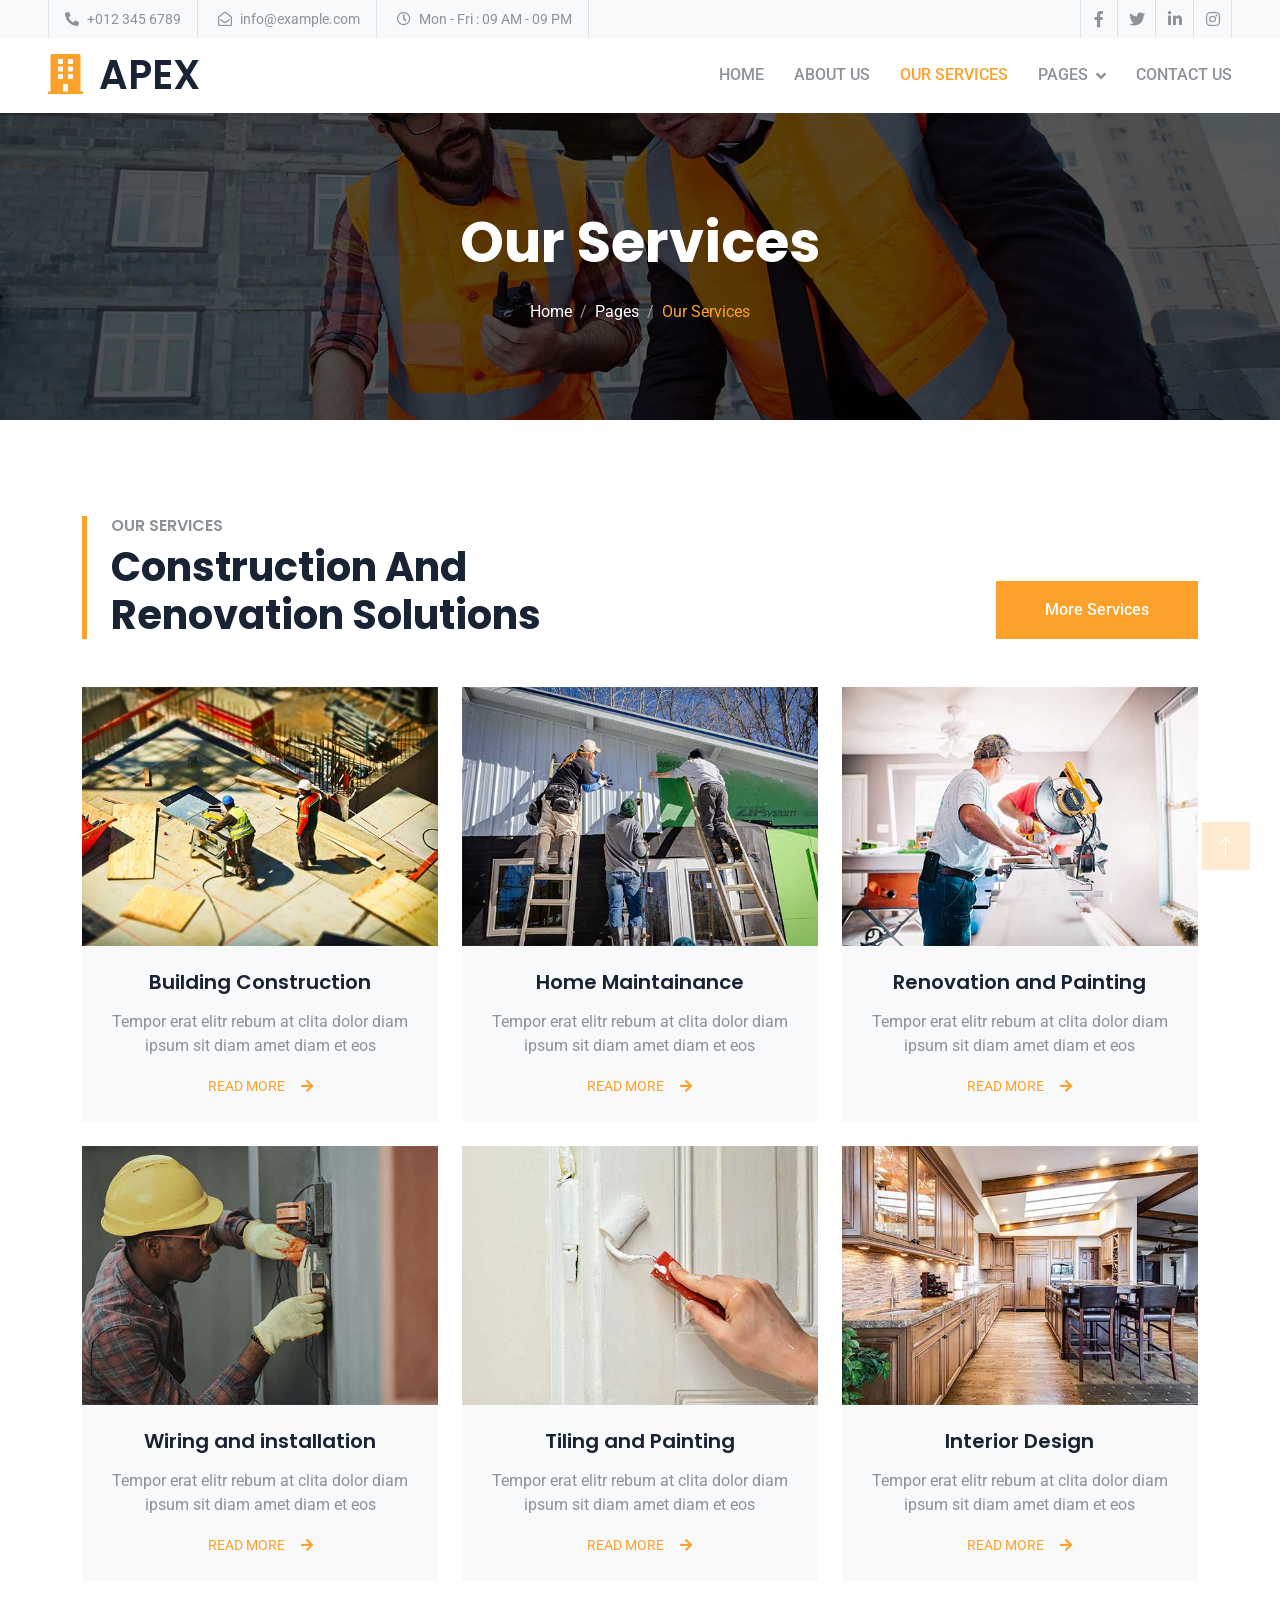
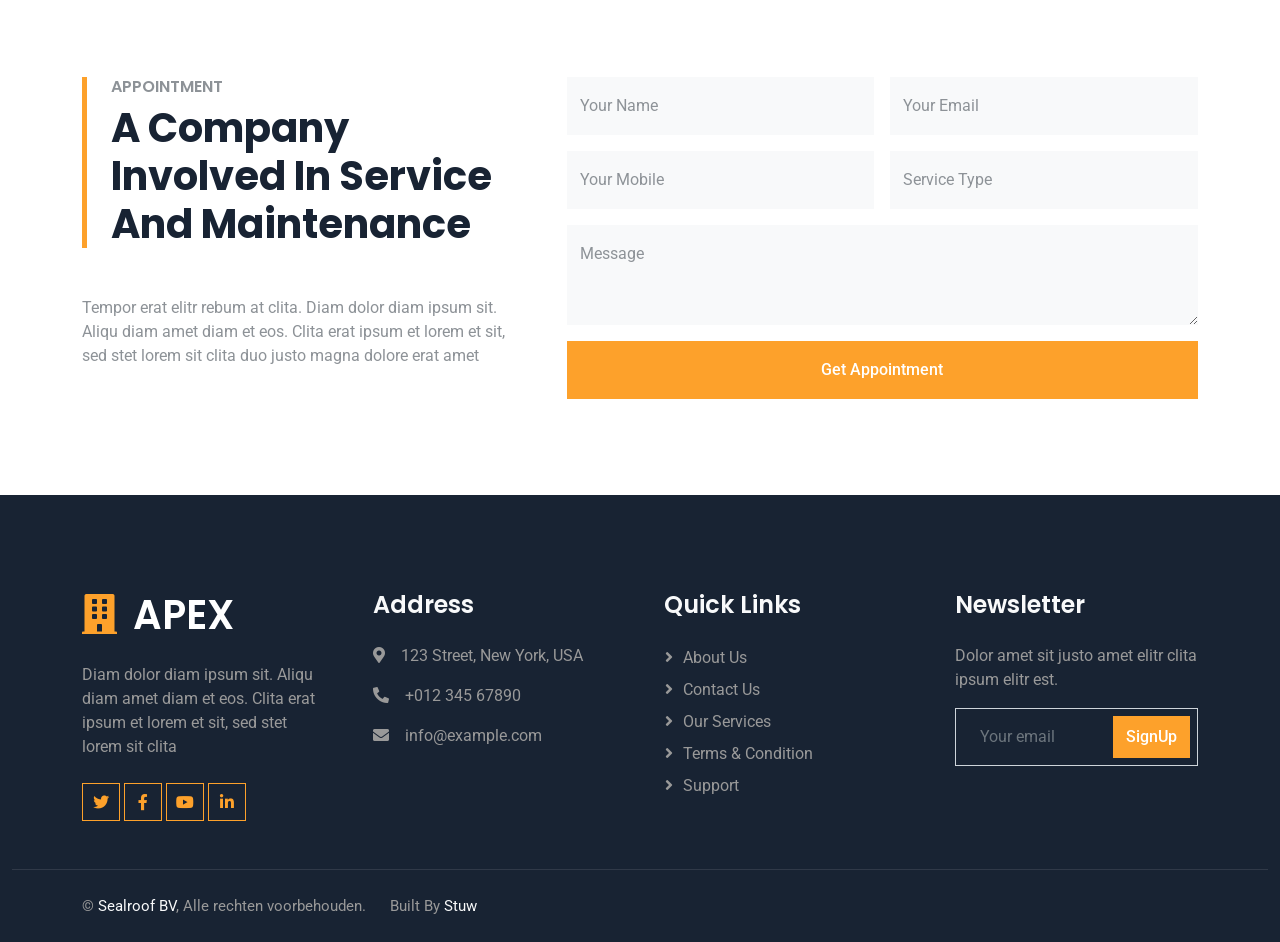
<file: service.html>
<!DOCTYPE html>
<html lang="en">
  <head>
    <meta charset="utf-8" />
    <title>Apex - Home Repair Website Template</title>
    <meta content="width=device-width, initial-scale=1.0" name="viewport" />
    <meta content="" name="keywords" />
    <meta content="" name="description" />

    <!-- Favicon -->
    <link href="img/favicon.ico" rel="icon" />

    <!-- Google Web Fonts -->
    <link rel="preconnect" href="https://fonts.googleapis.com" />
    <link rel="preconnect" href="https://fonts.gstatic.com" crossorigin />
    <link
      href="https://fonts.googleapis.com/css2?family=Roboto:wght@400;500&family=Poppins:wght@600;700&display=swap"
      rel="stylesheet"
    />

    <!-- Icon Font Stylesheet -->
    <link
      href="https://cdnjs.cloudflare.com/ajax/libs/font-awesome/5.10.0/css/all.min.css"
      rel="stylesheet"
    />
    <link
      href="https://cdn.jsdelivr.net/npm/bootstrap-icons@1.4.1/font/bootstrap-icons.css"
      rel="stylesheet"
    />

    <!-- Libraries Stylesheet -->
    <link href="lib/animate/animate.min.css" rel="stylesheet" />
    <link href="lib/owlcarousel/assets/owl.carousel.min.css" rel="stylesheet" />

    <!-- Customized Bootstrap Stylesheet -->
    <link href="css/bootstrap.min.css" rel="stylesheet" />

    <!-- Template Stylesheet -->
    <link href="css/style.css" rel="stylesheet" />
  </head>

  <body>
    <!-- Spinner Start -->
    <div
      id="spinner"
      class="show bg-white position-fixed translate-middle w-100 vh-100 top-50 start-50 d-flex align-items-center justify-content-center"
    >
      <div class="spinner-grow text-primary" role="status"></div>
    </div>
    <!-- Spinner End -->

    <!-- Topbar Start -->
    <div class="container-fluid bg-light p-0">
      <div class="row gx-0 d-none d-lg-flex">
        <div class="col-lg-7 px-5 text-start">
          <div
            class="h-100 d-inline-flex align-items-center border-start border-end px-3"
          >
            <small class="fa fa-phone-alt me-2"></small>
            <small>+012 345 6789</small>
          </div>
          <div class="h-100 d-inline-flex align-items-center border-end px-3">
            <small class="far fa-envelope-open me-2"></small>
            <small>info@example.com</small>
          </div>
          <div class="h-100 d-inline-flex align-items-center border-end px-3">
            <small class="far fa-clock me-2"></small>
            <small>Mon - Fri : 09 AM - 09 PM</small>
          </div>
        </div>
        <div class="col-lg-5 px-5 text-end">
          <div class="h-100 d-inline-flex align-items-center">
            <a class="btn btn-square border-end border-start" href=""
              ><i class="fab fa-facebook-f"></i
            ></a>
            <a class="btn btn-square border-end" href=""
              ><i class="fab fa-twitter"></i
            ></a>
            <a class="btn btn-square border-end" href=""
              ><i class="fab fa-linkedin-in"></i
            ></a>
            <a class="btn btn-square border-end" href=""
              ><i class="fab fa-instagram"></i
            ></a>
          </div>
        </div>
      </div>
    </div>
    <!-- Topbar End -->

    <!-- Navbar Start -->
    <nav
      class="navbar navbar-expand-lg bg-white navbar-light sticky-top px-4 px-lg-5 py-lg-0"
    >
      <a href="index.html" class="navbar-brand d-flex align-items-center">
        <h1 class="m-0">
          <i class="fa fa-building text-primary me-3"></i>APEX
        </h1>
      </a>
      <button
        type="button"
        class="navbar-toggler"
        data-bs-toggle="collapse"
        data-bs-target="#navbarCollapse"
      >
        <span class="navbar-toggler-icon"></span>
      </button>
      <div class="collapse navbar-collapse" id="navbarCollapse">
        <div class="navbar-nav ms-auto py-3 py-lg-0">
          <a href="index.html" class="nav-item nav-link">Home</a>
          <a href="about.html" class="nav-item nav-link">About Us</a>
          <a href="service.html" class="nav-item nav-link active"
            >Our Services</a
          >
          <div class="nav-item dropdown">
            <a
              href="#"
              class="nav-link dropdown-toggle"
              data-bs-toggle="dropdown"
              >Pages</a
            >
            <div class="dropdown-menu bg-light m-0">
              <a href="feature.html" class="dropdown-item">Features</a>
              <a href="appointment.html" class="dropdown-item">Appointment</a>
              <a href="team.html" class="dropdown-item">Our Team</a>
              <a href="testimonial.html" class="dropdown-item">Testimonial</a>
              <a href="404.html" class="dropdown-item">404 Page</a>
            </div>
          </div>
          <a href="contact.html" class="nav-item nav-link">Contact Us</a>
        </div>
      </div>
    </nav>
    <!-- Navbar End -->

    <!-- Page Header Start -->
    <div
      class="container-fluid page-header py-5 mb-5 wow fadeIn"
      data-wow-delay="0.1s"
    >
      <div class="container text-center py-5">
        <h1 class="display-4 text-white animated slideInDown mb-4">
          Our Services
        </h1>
        <nav aria-label="breadcrumb animated slideInDown">
          <ol class="breadcrumb justify-content-center mb-0">
            <li class="breadcrumb-item">
              <a class="text-white" href="#">Home</a>
            </li>
            <li class="breadcrumb-item">
              <a class="text-white" href="#">Pages</a>
            </li>
            <li class="breadcrumb-item text-primary active" aria-current="page">
              Our Services
            </li>
          </ol>
        </nav>
      </div>
    </div>
    <!-- Page Header End -->

    <!-- Service Start -->
    <div class="container-xxl py-5">
      <div class="container">
        <div class="row g-5 align-items-end mb-5">
          <div class="col-lg-6 wow fadeInUp" data-wow-delay="0.1s">
            <div class="border-start border-5 border-primary ps-4">
              <h6 class="text-body text-uppercase mb-2">Our Services</h6>
              <h1 class="display-6 mb-0">
                Construction And Renovation Solutions
              </h1>
            </div>
          </div>
          <div class="col-lg-6 text-lg-end wow fadeInUp" data-wow-delay="0.3s">
            <a class="btn btn-primary py-3 px-5" href="">More Services</a>
          </div>
        </div>
        <div class="row g-4 justify-content-center">
          <div class="col-lg-4 col-md-6 wow fadeInUp" data-wow-delay="0.1s">
            <div class="service-item bg-light overflow-hidden h-100">
              <img class="img-fluid" src="img/service-1.jpg" alt="" />
              <div class="service-text position-relative text-center h-100 p-4">
                <h5 class="mb-3">Building Construction</h5>
                <p>
                  Tempor erat elitr rebum at clita dolor diam ipsum sit diam
                  amet diam et eos
                </p>
                <a class="small" href=""
                  >READ MORE<i class="fa fa-arrow-right ms-3"></i
                ></a>
              </div>
            </div>
          </div>
          <div class="col-lg-4 col-md-6 wow fadeInUp" data-wow-delay="0.3s">
            <div class="service-item bg-light overflow-hidden h-100">
              <img class="img-fluid" src="img/service-2.jpg" alt="" />
              <div class="service-text position-relative text-center h-100 p-4">
                <h5 class="mb-3">Home Maintainance</h5>
                <p>
                  Tempor erat elitr rebum at clita dolor diam ipsum sit diam
                  amet diam et eos
                </p>
                <a class="small" href=""
                  >READ MORE<i class="fa fa-arrow-right ms-3"></i
                ></a>
              </div>
            </div>
          </div>
          <div class="col-lg-4 col-md-6 wow fadeInUp" data-wow-delay="0.5s">
            <div class="service-item bg-light overflow-hidden h-100">
              <img class="img-fluid" src="img/service-3.jpg" alt="" />
              <div class="service-text position-relative text-center h-100 p-4">
                <h5 class="mb-3">Renovation and Painting</h5>
                <p>
                  Tempor erat elitr rebum at clita dolor diam ipsum sit diam
                  amet diam et eos
                </p>
                <a class="small" href=""
                  >READ MORE<i class="fa fa-arrow-right ms-3"></i
                ></a>
              </div>
            </div>
          </div>
          <div class="col-lg-4 col-md-6 wow fadeInUp" data-wow-delay="0.1s">
            <div class="service-item bg-light overflow-hidden h-100">
              <img class="img-fluid" src="img/service-4.jpg" alt="" />
              <div class="service-text position-relative text-center h-100 p-4">
                <h5 class="mb-3">Wiring and installation</h5>
                <p>
                  Tempor erat elitr rebum at clita dolor diam ipsum sit diam
                  amet diam et eos
                </p>
                <a class="small" href=""
                  >READ MORE<i class="fa fa-arrow-right ms-3"></i
                ></a>
              </div>
            </div>
          </div>
          <div class="col-lg-4 col-md-6 wow fadeInUp" data-wow-delay="0.3s">
            <div class="service-item bg-light overflow-hidden h-100">
              <img class="img-fluid" src="img/service-5.jpg" alt="" />
              <div class="service-text position-relative text-center h-100 p-4">
                <h5 class="mb-3">Tiling and Painting</h5>
                <p>
                  Tempor erat elitr rebum at clita dolor diam ipsum sit diam
                  amet diam et eos
                </p>
                <a class="small" href=""
                  >READ MORE<i class="fa fa-arrow-right ms-3"></i
                ></a>
              </div>
            </div>
          </div>
          <div class="col-lg-4 col-md-6 wow fadeInUp" data-wow-delay="0.5s">
            <div class="service-item bg-light overflow-hidden h-100">
              <img class="img-fluid" src="img/service-6.jpg" alt="" />
              <div class="service-text position-relative text-center h-100 p-4">
                <h5 class="mb-3">Interior Design</h5>
                <p>
                  Tempor erat elitr rebum at clita dolor diam ipsum sit diam
                  amet diam et eos
                </p>
                <a class="small" href=""
                  >READ MORE<i class="fa fa-arrow-right ms-3"></i
                ></a>
              </div>
            </div>
          </div>
        </div>
      </div>
    </div>
    <!-- Service End -->

    <!-- Appointment Start -->
    <div class="container-xxl py-5">
      <div class="container">
        <div class="row g-5">
          <div class="col-lg-5 col-md-6 wow fadeInUp" data-wow-delay="0.1s">
            <div class="border-start border-5 border-primary ps-4 mb-5">
              <h6 class="text-body text-uppercase mb-2">Appointment</h6>
              <h1 class="display-6 mb-0">
                A Company Involved In Service And Maintenance
              </h1>
            </div>
            <p class="mb-0">
              Tempor erat elitr rebum at clita. Diam dolor diam ipsum sit. Aliqu
              diam amet diam et eos. Clita erat ipsum et lorem et sit, sed stet
              lorem sit clita duo justo magna dolore erat amet
            </p>
          </div>
          <div class="col-lg-7 col-md-6 wow fadeInUp" data-wow-delay="0.5s">
            <form>
              <div class="row g-3">
                <div class="col-sm-6">
                  <div class="form-floating">
                    <input
                      type="text"
                      class="form-control bg-light border-0"
                      id="gname"
                      placeholder="Gurdian Name"
                    />
                    <label for="gname">Your Name</label>
                  </div>
                </div>
                <div class="col-sm-6">
                  <div class="form-floating">
                    <input
                      type="email"
                      class="form-control bg-light border-0"
                      id="gmail"
                      placeholder="Gurdian Email"
                    />
                    <label for="gmail">Your Email</label>
                  </div>
                </div>
                <div class="col-sm-6">
                  <div class="form-floating">
                    <input
                      type="text"
                      class="form-control bg-light border-0"
                      id="cname"
                      placeholder="Child Name"
                    />
                    <label for="cname">Your Mobile</label>
                  </div>
                </div>
                <div class="col-sm-6">
                  <div class="form-floating">
                    <input
                      type="text"
                      class="form-control bg-light border-0"
                      id="cage"
                      placeholder="Child Age"
                    />
                    <label for="cage">Service Type</label>
                  </div>
                </div>
                <div class="col-12">
                  <div class="form-floating">
                    <textarea
                      class="form-control bg-light border-0"
                      placeholder="Leave a message here"
                      id="message"
                      style="height: 100px"
                    ></textarea>
                    <label for="message">Message</label>
                  </div>
                </div>
                <div class="col-12">
                  <button class="btn btn-primary w-100 py-3" type="submit">
                    Get Appointment
                  </button>
                </div>
              </div>
            </form>
          </div>
        </div>
      </div>
    </div>
    <!-- Appointment End -->

    <!-- Footer Start -->
    <div
      class="container-fluid bg-dark footer mt-5 pt-5 wow fadeIn"
      data-wow-delay="0.1s"
    >
      <div class="container py-5">
        <div class="row g-5">
          <div class="col-lg-3 col-md-6">
            <h1 class="text-white mb-4">
              <i class="fa fa-building text-primary me-3"></i>APEX
            </h1>
            <p>
              Diam dolor diam ipsum sit. Aliqu diam amet diam et eos. Clita erat
              ipsum et lorem et sit, sed stet lorem sit clita
            </p>
            <div class="d-flex pt-2">
              <a class="btn btn-square btn-outline-primary me-1" href=""
                ><i class="fab fa-twitter"></i
              ></a>
              <a class="btn btn-square btn-outline-primary me-1" href=""
                ><i class="fab fa-facebook-f"></i
              ></a>
              <a class="btn btn-square btn-outline-primary me-1" href=""
                ><i class="fab fa-youtube"></i
              ></a>
              <a class="btn btn-square btn-outline-primary me-0" href=""
                ><i class="fab fa-linkedin-in"></i
              ></a>
            </div>
          </div>
          <div class="col-lg-3 col-md-6">
            <h4 class="text-light mb-4">Address</h4>
            <p>
              <i class="fa fa-map-marker-alt me-3"></i>123 Street, New York, USA
            </p>
            <p><i class="fa fa-phone-alt me-3"></i>+012 345 67890</p>
            <p><i class="fa fa-envelope me-3"></i>info@example.com</p>
          </div>
          <div class="col-lg-3 col-md-6">
            <h4 class="text-light mb-4">Quick Links</h4>
            <a class="btn btn-link" href="">About Us</a>
            <a class="btn btn-link" href="">Contact Us</a>
            <a class="btn btn-link" href="">Our Services</a>
            <a class="btn btn-link" href="">Terms & Condition</a>
            <a class="btn btn-link" href="">Support</a>
          </div>
          <div class="col-lg-3 col-md-6">
            <h4 class="text-light mb-4">Newsletter</h4>
            <p>Dolor amet sit justo amet elitr clita ipsum elitr est.</p>
            <div class="position-relative mx-auto" style="max-width: 400px">
              <input
                class="form-control bg-transparent w-100 py-3 ps-4 pe-5"
                type="text"
                placeholder="Your email"
              />
              <button
                type="button"
                class="btn btn-primary py-2 position-absolute top-0 end-0 mt-2 me-2"
              >
                SignUp
              </button>
            </div>
          </div>
        </div>
      </div>
      <div class="container-fluid copyright">
        <div class="container">
          <div class="row">
            <div class="col-12 d-flex justify-content-start align-items-center gap-4">
              <span>&copy; <a href="#">Sealroof BV</a>, Alle rechten voorbehouden.</span>
              <span>Built By <a href="https://stuw.agency">Stuw</a></span>
            </div>
          </div>
        </div>
      </div>
    </div>
    <!-- Footer End -->

    <!-- Back to Top -->
    <a href="#" class="btn btn-lg btn-primary btn-lg-square back-to-top"
      ><i class="bi bi-arrow-up"></i
    ></a>

    <!-- JavaScript Libraries -->
    <script src="https://code.jquery.com/jquery-3.4.1.min.js"></script>
    <script src="https://cdn.jsdelivr.net/npm/bootstrap@5.0.0/dist/js/bootstrap.bundle.min.js"></script>
    <script src="lib/wow/wow.min.js"></script>
    <script src="lib/easing/easing.min.js"></script>
    <script src="lib/waypoints/waypoints.min.js"></script>
    <script src="lib/owlcarousel/owl.carousel.min.js"></script>

    <!-- Template Javascript -->
    <script src="js/main.js"></script>
  </body>
</html>
</file>
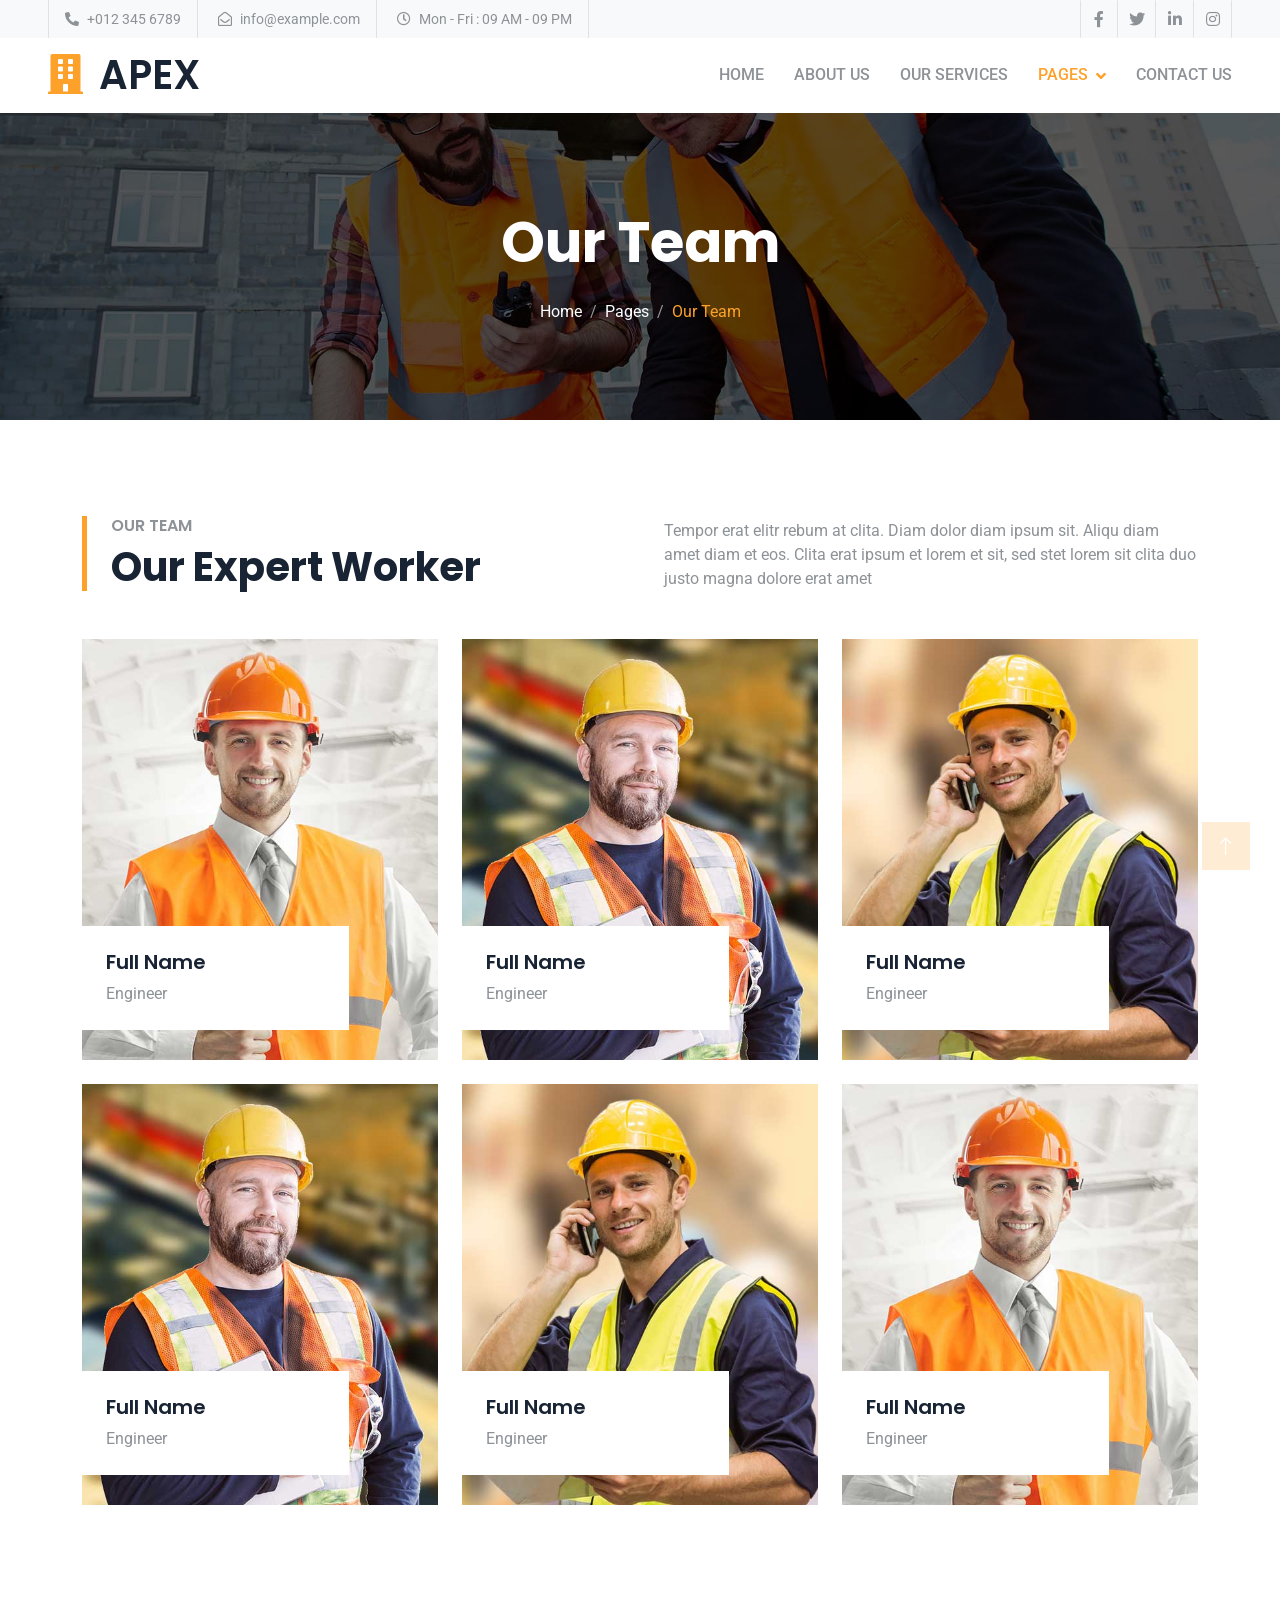
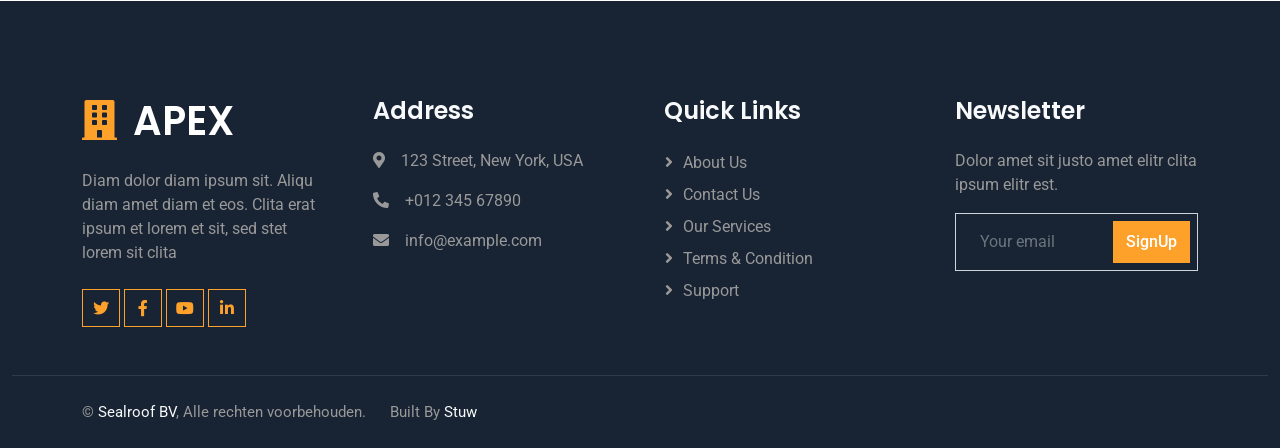
<file: team.html>
<!DOCTYPE html>
<html lang="en">
  <head>
    <meta charset="utf-8" />
    <title>Apex - Home Repair Website Template</title>
    <meta content="width=device-width, initial-scale=1.0" name="viewport" />
    <meta content="" name="keywords" />
    <meta content="" name="description" />

    <!-- Favicon -->
    <link href="img/favicon.ico" rel="icon" />

    <!-- Google Web Fonts -->
    <link rel="preconnect" href="https://fonts.googleapis.com" />
    <link rel="preconnect" href="https://fonts.gstatic.com" crossorigin />
    <link
      href="https://fonts.googleapis.com/css2?family=Roboto:wght@400;500&family=Poppins:wght@600;700&display=swap"
      rel="stylesheet"
    />

    <!-- Icon Font Stylesheet -->
    <link
      href="https://cdnjs.cloudflare.com/ajax/libs/font-awesome/5.10.0/css/all.min.css"
      rel="stylesheet"
    />
    <link
      href="https://cdn.jsdelivr.net/npm/bootstrap-icons@1.4.1/font/bootstrap-icons.css"
      rel="stylesheet"
    />

    <!-- Libraries Stylesheet -->
    <link href="lib/animate/animate.min.css" rel="stylesheet" />
    <link href="lib/owlcarousel/assets/owl.carousel.min.css" rel="stylesheet" />

    <!-- Customized Bootstrap Stylesheet -->
    <link href="css/bootstrap.min.css" rel="stylesheet" />

    <!-- Template Stylesheet -->
    <link href="css/style.css" rel="stylesheet" />
  </head>

  <body>
    <!-- Spinner Start -->
    <div
      id="spinner"
      class="show bg-white position-fixed translate-middle w-100 vh-100 top-50 start-50 d-flex align-items-center justify-content-center"
    >
      <div class="spinner-grow text-primary" role="status"></div>
    </div>
    <!-- Spinner End -->

    <!-- Topbar Start -->
    <div class="container-fluid bg-light p-0">
      <div class="row gx-0 d-none d-lg-flex">
        <div class="col-lg-7 px-5 text-start">
          <div
            class="h-100 d-inline-flex align-items-center border-start border-end px-3"
          >
            <small class="fa fa-phone-alt me-2"></small>
            <small>+012 345 6789</small>
          </div>
          <div class="h-100 d-inline-flex align-items-center border-end px-3">
            <small class="far fa-envelope-open me-2"></small>
            <small>info@example.com</small>
          </div>
          <div class="h-100 d-inline-flex align-items-center border-end px-3">
            <small class="far fa-clock me-2"></small>
            <small>Mon - Fri : 09 AM - 09 PM</small>
          </div>
        </div>
        <div class="col-lg-5 px-5 text-end">
          <div class="h-100 d-inline-flex align-items-center">
            <a class="btn btn-square border-end border-start" href=""
              ><i class="fab fa-facebook-f"></i
            ></a>
            <a class="btn btn-square border-end" href=""
              ><i class="fab fa-twitter"></i
            ></a>
            <a class="btn btn-square border-end" href=""
              ><i class="fab fa-linkedin-in"></i
            ></a>
            <a class="btn btn-square border-end" href=""
              ><i class="fab fa-instagram"></i
            ></a>
          </div>
        </div>
      </div>
    </div>
    <!-- Topbar End -->

    <!-- Navbar Start -->
    <nav
      class="navbar navbar-expand-lg bg-white navbar-light sticky-top px-4 px-lg-5 py-lg-0"
    >
      <a href="index.html" class="navbar-brand d-flex align-items-center">
        <h1 class="m-0">
          <i class="fa fa-building text-primary me-3"></i>APEX
        </h1>
      </a>
      <button
        type="button"
        class="navbar-toggler"
        data-bs-toggle="collapse"
        data-bs-target="#navbarCollapse"
      >
        <span class="navbar-toggler-icon"></span>
      </button>
      <div class="collapse navbar-collapse" id="navbarCollapse">
        <div class="navbar-nav ms-auto py-3 py-lg-0">
          <a href="index.html" class="nav-item nav-link">Home</a>
          <a href="about.html" class="nav-item nav-link">About Us</a>
          <a href="service.html" class="nav-item nav-link">Our Services</a>
          <div class="nav-item dropdown">
            <a
              href="#"
              class="nav-link dropdown-toggle active"
              data-bs-toggle="dropdown"
              >Pages</a
            >
            <div class="dropdown-menu bg-light m-0">
              <a href="feature.html" class="dropdown-item">Features</a>
              <a href="appointment.html" class="dropdown-item">Appointment</a>
              <a href="team.html" class="dropdown-item active">Our Team</a>
              <a href="testimonial.html" class="dropdown-item">Testimonial</a>
              <a href="404.html" class="dropdown-item">404 Page</a>
            </div>
          </div>
          <a href="contact.html" class="nav-item nav-link">Contact Us</a>
        </div>
      </div>
    </nav>
    <!-- Navbar End -->

    <!-- Page Header Start -->
    <div
      class="container-fluid page-header py-5 mb-5 wow fadeIn"
      data-wow-delay="0.1s"
    >
      <div class="container text-center py-5">
        <h1 class="display-4 text-white animated slideInDown mb-4">Our Team</h1>
        <nav aria-label="breadcrumb animated slideInDown">
          <ol class="breadcrumb justify-content-center mb-0">
            <li class="breadcrumb-item">
              <a class="text-white" href="#">Home</a>
            </li>
            <li class="breadcrumb-item">
              <a class="text-white" href="#">Pages</a>
            </li>
            <li class="breadcrumb-item text-primary active" aria-current="page">
              Our Team
            </li>
          </ol>
        </nav>
      </div>
    </div>
    <!-- Page Header End -->

    <!-- Team Start -->
    <div class="container-xxl py-5">
      <div class="container">
        <div class="row g-5 align-items-end mb-5">
          <div class="col-lg-6 wow fadeInUp" data-wow-delay="0.1s">
            <div class="border-start border-5 border-primary ps-4">
              <h6 class="text-body text-uppercase mb-2">Our Team</h6>
              <h1 class="display-6 mb-0">Our Expert Worker</h1>
            </div>
          </div>
          <div class="col-lg-6 wow fadeInUp" data-wow-delay="0.3s">
            <p class="mb-0">
              Tempor erat elitr rebum at clita. Diam dolor diam ipsum sit. Aliqu
              diam amet diam et eos. Clita erat ipsum et lorem et sit, sed stet
              lorem sit clita duo justo magna dolore erat amet
            </p>
          </div>
        </div>
        <div class="row g-4">
          <div class="col-lg-4 col-md-6 wow fadeInUp" data-wow-delay="0.1s">
            <div class="team-item position-relative">
              <img class="img-fluid" src="img/team-1.jpg" alt="" />
              <div class="team-text bg-white p-4">
                <h5>Full Name</h5>
                <span>Engineer</span>
              </div>
            </div>
          </div>
          <div class="col-lg-4 col-md-6 wow fadeInUp" data-wow-delay="0.3s">
            <div class="team-item position-relative">
              <img class="img-fluid" src="img/team-2.jpg" alt="" />
              <div class="team-text bg-white p-4">
                <h5>Full Name</h5>
                <span>Engineer</span>
              </div>
            </div>
          </div>
          <div class="col-lg-4 col-md-6 wow fadeInUp" data-wow-delay="0.5s">
            <div class="team-item position-relative">
              <img class="img-fluid" src="img/team-3.jpg" alt="" />
              <div class="team-text bg-white p-4">
                <h5>Full Name</h5>
                <span>Engineer</span>
              </div>
            </div>
          </div>
          <div class="col-lg-4 col-md-6 wow fadeInUp" data-wow-delay="0.1s">
            <div class="team-item position-relative">
              <img class="img-fluid" src="img/team-2.jpg" alt="" />
              <div class="team-text bg-white p-4">
                <h5>Full Name</h5>
                <span>Engineer</span>
              </div>
            </div>
          </div>
          <div class="col-lg-4 col-md-6 wow fadeInUp" data-wow-delay="0.3s">
            <div class="team-item position-relative">
              <img class="img-fluid" src="img/team-3.jpg" alt="" />
              <div class="team-text bg-white p-4">
                <h5>Full Name</h5>
                <span>Engineer</span>
              </div>
            </div>
          </div>
          <div class="col-lg-4 col-md-6 wow fadeInUp" data-wow-delay="0.5s">
            <div class="team-item position-relative">
              <img class="img-fluid" src="img/team-1.jpg" alt="" />
              <div class="team-text bg-white p-4">
                <h5>Full Name</h5>
                <span>Engineer</span>
              </div>
            </div>
          </div>
        </div>
      </div>
    </div>
    <!-- Team End -->

    <!-- Footer Start -->
    <div
      class="container-fluid bg-dark footer mt-5 pt-5 wow fadeIn"
      data-wow-delay="0.1s"
    >
      <div class="container py-5">
        <div class="row g-5">
          <div class="col-lg-3 col-md-6">
            <h1 class="text-white mb-4">
              <i class="fa fa-building text-primary me-3"></i>APEX
            </h1>
            <p>
              Diam dolor diam ipsum sit. Aliqu diam amet diam et eos. Clita erat
              ipsum et lorem et sit, sed stet lorem sit clita
            </p>
            <div class="d-flex pt-2">
              <a class="btn btn-square btn-outline-primary me-1" href=""
                ><i class="fab fa-twitter"></i
              ></a>
              <a class="btn btn-square btn-outline-primary me-1" href=""
                ><i class="fab fa-facebook-f"></i
              ></a>
              <a class="btn btn-square btn-outline-primary me-1" href=""
                ><i class="fab fa-youtube"></i
              ></a>
              <a class="btn btn-square btn-outline-primary me-0" href=""
                ><i class="fab fa-linkedin-in"></i
              ></a>
            </div>
          </div>
          <div class="col-lg-3 col-md-6">
            <h4 class="text-light mb-4">Address</h4>
            <p>
              <i class="fa fa-map-marker-alt me-3"></i>123 Street, New York, USA
            </p>
            <p><i class="fa fa-phone-alt me-3"></i>+012 345 67890</p>
            <p><i class="fa fa-envelope me-3"></i>info@example.com</p>
          </div>
          <div class="col-lg-3 col-md-6">
            <h4 class="text-light mb-4">Quick Links</h4>
            <a class="btn btn-link" href="">About Us</a>
            <a class="btn btn-link" href="">Contact Us</a>
            <a class="btn btn-link" href="">Our Services</a>
            <a class="btn btn-link" href="">Terms & Condition</a>
            <a class="btn btn-link" href="">Support</a>
          </div>
          <div class="col-lg-3 col-md-6">
            <h4 class="text-light mb-4">Newsletter</h4>
            <p>Dolor amet sit justo amet elitr clita ipsum elitr est.</p>
            <div class="position-relative mx-auto" style="max-width: 400px">
              <input
                class="form-control bg-transparent w-100 py-3 ps-4 pe-5"
                type="text"
                placeholder="Your email"
              />
              <button
                type="button"
                class="btn btn-primary py-2 position-absolute top-0 end-0 mt-2 me-2"
              >
                SignUp
              </button>
            </div>
          </div>
        </div>
      </div>
      <div class="container-fluid copyright">
        <div class="container">
          <div class="row">
            <div class="col-12 d-flex justify-content-start align-items-center gap-4">
              <span>&copy; <a href="#">Sealroof BV</a>, Alle rechten voorbehouden.</span>
              <span>Built By <a href="https://stuw.agency">Stuw</a></span>
            </div>
          </div>
        </div>
      </div>
    </div>
    <!-- Footer End -->

    <!-- Back to Top -->
    <a href="#" class="btn btn-lg btn-primary btn-lg-square back-to-top"
      ><i class="bi bi-arrow-up"></i
    ></a>

    <!-- JavaScript Libraries -->
    <script src="https://code.jquery.com/jquery-3.4.1.min.js"></script>
    <script src="https://cdn.jsdelivr.net/npm/bootstrap@5.0.0/dist/js/bootstrap.bundle.min.js"></script>
    <script src="lib/wow/wow.min.js"></script>
    <script src="lib/easing/easing.min.js"></script>
    <script src="lib/waypoints/waypoints.min.js"></script>
    <script src="lib/owlcarousel/owl.carousel.min.js"></script>

    <!-- Template Javascript -->
    <script src="js/main.js"></script>
  </body>
</html>
</file>
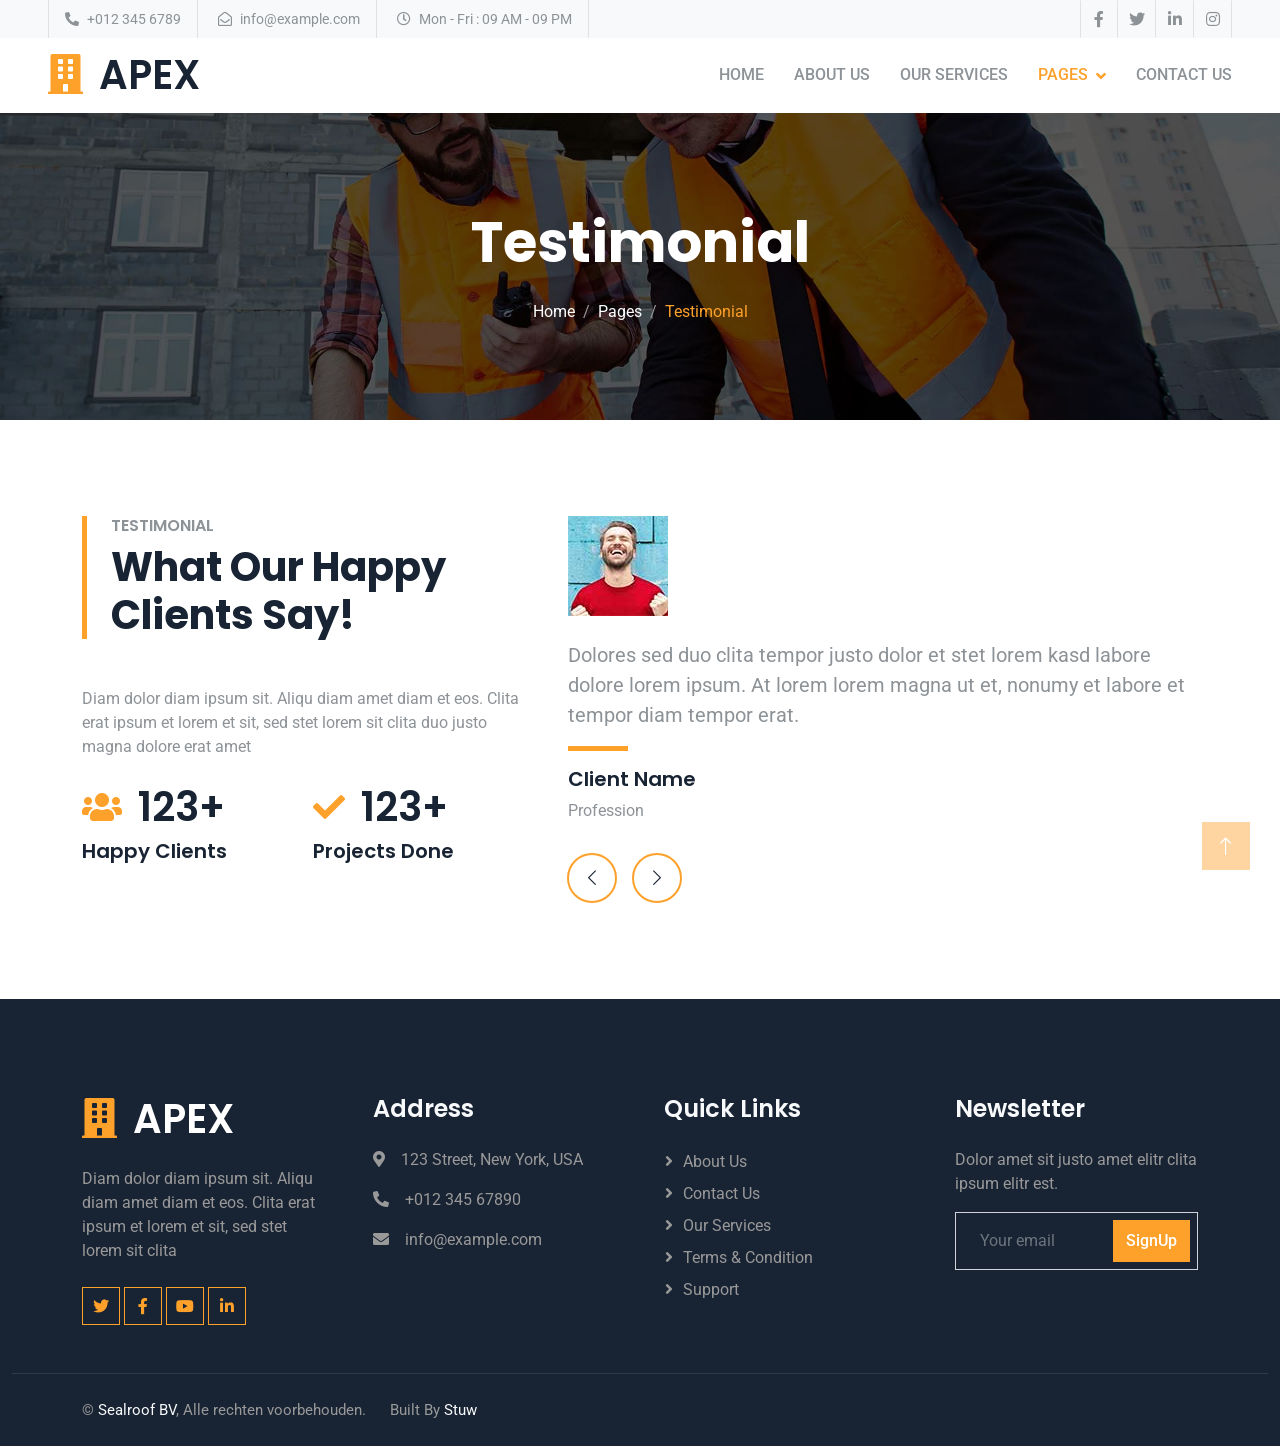
<file: testimonial.html>
<!DOCTYPE html>
<html lang="en">
  <head>
    <meta charset="utf-8" />
    <title>Apex - Home Repair Website Template</title>
    <meta content="width=device-width, initial-scale=1.0" name="viewport" />
    <meta content="" name="keywords" />
    <meta content="" name="description" />

    <!-- Favicon -->
    <link href="img/favicon.ico" rel="icon" />

    <!-- Google Web Fonts -->
    <link rel="preconnect" href="https://fonts.googleapis.com" />
    <link rel="preconnect" href="https://fonts.gstatic.com" crossorigin />
    <link
      href="https://fonts.googleapis.com/css2?family=Roboto:wght@400;500&family=Poppins:wght@600;700&display=swap"
      rel="stylesheet"
    />

    <!-- Icon Font Stylesheet -->
    <link
      href="https://cdnjs.cloudflare.com/ajax/libs/font-awesome/5.10.0/css/all.min.css"
      rel="stylesheet"
    />
    <link
      href="https://cdn.jsdelivr.net/npm/bootstrap-icons@1.4.1/font/bootstrap-icons.css"
      rel="stylesheet"
    />

    <!-- Libraries Stylesheet -->
    <link href="lib/animate/animate.min.css" rel="stylesheet" />
    <link href="lib/owlcarousel/assets/owl.carousel.min.css" rel="stylesheet" />

    <!-- Customized Bootstrap Stylesheet -->
    <link href="css/bootstrap.min.css" rel="stylesheet" />

    <!-- Template Stylesheet -->
    <link href="css/style.css" rel="stylesheet" />
  </head>

  <body>
    <!-- Spinner Start -->
    <div
      id="spinner"
      class="show bg-white position-fixed translate-middle w-100 vh-100 top-50 start-50 d-flex align-items-center justify-content-center"
    >
      <div class="spinner-grow text-primary" role="status"></div>
    </div>
    <!-- Spinner End -->

    <!-- Topbar Start -->
    <div class="container-fluid bg-light p-0">
      <div class="row gx-0 d-none d-lg-flex">
        <div class="col-lg-7 px-5 text-start">
          <div
            class="h-100 d-inline-flex align-items-center border-start border-end px-3"
          >
            <small class="fa fa-phone-alt me-2"></small>
            <small>+012 345 6789</small>
          </div>
          <div class="h-100 d-inline-flex align-items-center border-end px-3">
            <small class="far fa-envelope-open me-2"></small>
            <small>info@example.com</small>
          </div>
          <div class="h-100 d-inline-flex align-items-center border-end px-3">
            <small class="far fa-clock me-2"></small>
            <small>Mon - Fri : 09 AM - 09 PM</small>
          </div>
        </div>
        <div class="col-lg-5 px-5 text-end">
          <div class="h-100 d-inline-flex align-items-center">
            <a class="btn btn-square border-end border-start" href=""
              ><i class="fab fa-facebook-f"></i
            ></a>
            <a class="btn btn-square border-end" href=""
              ><i class="fab fa-twitter"></i
            ></a>
            <a class="btn btn-square border-end" href=""
              ><i class="fab fa-linkedin-in"></i
            ></a>
            <a class="btn btn-square border-end" href=""
              ><i class="fab fa-instagram"></i
            ></a>
          </div>
        </div>
      </div>
    </div>
    <!-- Topbar End -->

    <!-- Navbar Start -->
    <nav
      class="navbar navbar-expand-lg bg-white navbar-light sticky-top px-4 px-lg-5 py-lg-0"
    >
      <a href="index.html" class="navbar-brand d-flex align-items-center">
        <h1 class="m-0">
          <i class="fa fa-building text-primary me-3"></i>APEX
        </h1>
      </a>
      <button
        type="button"
        class="navbar-toggler"
        data-bs-toggle="collapse"
        data-bs-target="#navbarCollapse"
      >
        <span class="navbar-toggler-icon"></span>
      </button>
      <div class="collapse navbar-collapse" id="navbarCollapse">
        <div class="navbar-nav ms-auto py-3 py-lg-0">
          <a href="index.html" class="nav-item nav-link">Home</a>
          <a href="about.html" class="nav-item nav-link">About Us</a>
          <a href="service.html" class="nav-item nav-link">Our Services</a>
          <div class="nav-item dropdown">
            <a
              href="#"
              class="nav-link dropdown-toggle active"
              data-bs-toggle="dropdown"
              >Pages</a
            >
            <div class="dropdown-menu bg-light m-0">
              <a href="feature.html" class="dropdown-item">Features</a>
              <a href="appointment.html" class="dropdown-item">Appointment</a>
              <a href="team.html" class="dropdown-item">Our Team</a>
              <a href="testimonial.html" class="dropdown-item active"
                >Testimonial</a
              >
              <a href="404.html" class="dropdown-item">404 Page</a>
            </div>
          </div>
          <a href="contact.html" class="nav-item nav-link">Contact Us</a>
        </div>
      </div>
    </nav>
    <!-- Navbar End -->

    <!-- Page Header Start -->
    <div
      class="container-fluid page-header py-5 mb-5 wow fadeIn"
      data-wow-delay="0.1s"
    >
      <div class="container text-center py-5">
        <h1 class="display-4 text-white animated slideInDown mb-4">
          Testimonial
        </h1>
        <nav aria-label="breadcrumb animated slideInDown">
          <ol class="breadcrumb justify-content-center mb-0">
            <li class="breadcrumb-item">
              <a class="text-white" href="#">Home</a>
            </li>
            <li class="breadcrumb-item">
              <a class="text-white" href="#">Pages</a>
            </li>
            <li class="breadcrumb-item text-primary active" aria-current="page">
              Testimonial
            </li>
          </ol>
        </nav>
      </div>
    </div>
    <!-- Page Header End -->

    <!-- Testimonial Start -->
    <div class="container-xxl py-5">
      <div class="container">
        <div class="row g-5">
          <div class="col-lg-5 wow fadeInUp" data-wow-delay="0.1s">
            <div class="border-start border-5 border-primary ps-4 mb-5">
              <h6 class="text-body text-uppercase mb-2">Testimonial</h6>
              <h1 class="display-6 mb-0">What Our Happy Clients Say!</h1>
            </div>
            <p class="mb-4">
              Diam dolor diam ipsum sit. Aliqu diam amet diam et eos. Clita erat
              ipsum et lorem et sit, sed stet lorem sit clita duo justo magna
              dolore erat amet
            </p>
            <div class="row g-4">
              <div class="col-sm-6">
                <div class="d-flex align-items-center mb-2">
                  <i class="fa fa-users fa-2x text-primary flex-shrink-0"></i>
                  <h1 class="ms-3 mb-0">123+</h1>
                </div>
                <h5 class="mb-0">Happy Clients</h5>
              </div>
              <div class="col-sm-6">
                <div class="d-flex align-items-center mb-2">
                  <i class="fa fa-check fa-2x text-primary flex-shrink-0"></i>
                  <h1 class="ms-3 mb-0">123+</h1>
                </div>
                <h5 class="mb-0">Projects Done</h5>
              </div>
            </div>
          </div>
          <div class="col-lg-7 wow fadeInUp" data-wow-delay="0.5s">
            <div class="owl-carousel testimonial-carousel">
              <div class="testimonial-item">
                <img
                  class="img-fluid mb-4"
                  src="img/testimonial-1.jpg"
                  alt=""
                />
                <p class="fs-5">
                  Dolores sed duo clita tempor justo dolor et stet lorem kasd
                  labore dolore lorem ipsum. At lorem lorem magna ut et, nonumy
                  et labore et tempor diam tempor erat.
                </p>
                <div
                  class="bg-primary mb-3"
                  style="width: 60px; height: 5px"
                ></div>
                <h5>Client Name</h5>
                <span>Profession</span>
              </div>
              <div class="testimonial-item">
                <img
                  class="img-fluid mb-4"
                  src="img/testimonial-2.jpg"
                  alt=""
                />
                <p class="fs-5">
                  Dolores sed duo clita tempor justo dolor et stet lorem kasd
                  labore dolore lorem ipsum. At lorem lorem magna ut et, nonumy
                  et labore et tempor diam tempor erat.
                </p>
                <div
                  class="bg-primary mb-3"
                  style="width: 60px; height: 5px"
                ></div>
                <h5>Client Name</h5>
                <span>Profession</span>
              </div>
            </div>
          </div>
        </div>
      </div>
    </div>
    <!-- Testimonial End -->

    <!-- Footer Start -->
    <div
      class="container-fluid bg-dark footer mt-5 pt-5 wow fadeIn"
      data-wow-delay="0.1s"
    >
      <div class="container py-5">
        <div class="row g-5">
          <div class="col-lg-3 col-md-6">
            <h1 class="text-white mb-4">
              <i class="fa fa-building text-primary me-3"></i>APEX
            </h1>
            <p>
              Diam dolor diam ipsum sit. Aliqu diam amet diam et eos. Clita erat
              ipsum et lorem et sit, sed stet lorem sit clita
            </p>
            <div class="d-flex pt-2">
              <a class="btn btn-square btn-outline-primary me-1" href=""
                ><i class="fab fa-twitter"></i
              ></a>
              <a class="btn btn-square btn-outline-primary me-1" href=""
                ><i class="fab fa-facebook-f"></i
              ></a>
              <a class="btn btn-square btn-outline-primary me-1" href=""
                ><i class="fab fa-youtube"></i
              ></a>
              <a class="btn btn-square btn-outline-primary me-0" href=""
                ><i class="fab fa-linkedin-in"></i
              ></a>
            </div>
          </div>
          <div class="col-lg-3 col-md-6">
            <h4 class="text-light mb-4">Address</h4>
            <p>
              <i class="fa fa-map-marker-alt me-3"></i>123 Street, New York, USA
            </p>
            <p><i class="fa fa-phone-alt me-3"></i>+012 345 67890</p>
            <p><i class="fa fa-envelope me-3"></i>info@example.com</p>
          </div>
          <div class="col-lg-3 col-md-6">
            <h4 class="text-light mb-4">Quick Links</h4>
            <a class="btn btn-link" href="">About Us</a>
            <a class="btn btn-link" href="">Contact Us</a>
            <a class="btn btn-link" href="">Our Services</a>
            <a class="btn btn-link" href="">Terms & Condition</a>
            <a class="btn btn-link" href="">Support</a>
          </div>
          <div class="col-lg-3 col-md-6">
            <h4 class="text-light mb-4">Newsletter</h4>
            <p>Dolor amet sit justo amet elitr clita ipsum elitr est.</p>
            <div class="position-relative mx-auto" style="max-width: 400px">
              <input
                class="form-control bg-transparent w-100 py-3 ps-4 pe-5"
                type="text"
                placeholder="Your email"
              />
              <button
                type="button"
                class="btn btn-primary py-2 position-absolute top-0 end-0 mt-2 me-2"
              >
                SignUp
              </button>
            </div>
          </div>
        </div>
      </div>
      <div class="container-fluid copyright">
        <div class="container">
          <div class="row">
            <div class="col-12 d-flex justify-content-start align-items-center gap-4">
              <span>&copy; <a href="#">Sealroof BV</a>, Alle rechten voorbehouden.</span>
              <span>Built By <a href="https://stuw.agency">Stuw</a></span>
            </div>
          </div>
        </div>
      </div>
    </div>
    <!-- Footer End -->

    <!-- Back to Top -->
    <a href="#" class="btn btn-lg btn-primary btn-lg-square back-to-top"
      ><i class="bi bi-arrow-up"></i
    ></a>

    <!-- JavaScript Libraries -->
    <script src="https://code.jquery.com/jquery-3.4.1.min.js"></script>
    <script src="https://cdn.jsdelivr.net/npm/bootstrap@5.0.0/dist/js/bootstrap.bundle.min.js"></script>
    <script src="lib/wow/wow.min.js"></script>
    <script src="lib/easing/easing.min.js"></script>
    <script src="lib/waypoints/waypoints.min.js"></script>
    <script src="lib/owlcarousel/owl.carousel.min.js"></script>

    <!-- Template Javascript -->
    <script src="js/main.js"></script>
  </body>
</html>
</file>
<file: css/style.css>
/********** Template CSS **********/
:root {
    --primary: #FDA12B;
    --secondary: #8D9297;
    --light: #F8F9FA;
    --dark: #182333;
}

.back-to-top {
    position: fixed;
    display: none;
    right: 30px;
    bottom: 30px;
    z-index: 99;
}


/*** Spinner ***/
#spinner {
    opacity: 0;
    visibility: hidden;
    transition: opacity .5s ease-out, visibility 0s linear .5s;
    z-index: 99999;
}

#spinner.show {
    transition: opacity .5s ease-out, visibility 0s linear 0s;
    visibility: visible;
    opacity: 1;
}


/*** Button ***/
.btn {
    font-weight: 500;
    transition: .5s;
}

.btn.btn-primary,
.btn.btn-outline-primary:hover {
    color: #FFFFFF;
}

.btn-square {
    width: 38px;
    height: 38px;
}

.btn-sm-square {
    width: 32px;
    height: 32px;
}

.btn-lg-square {
    width: 48px;
    height: 48px;
}

.btn-square,
.btn-sm-square,
.btn-lg-square {
    padding: 0;
    display: flex;
    align-items: center;
    justify-content: center;
    font-weight: normal;
}


/*** Navbar ***/
.navbar.sticky-top {
    top: -100px;
    transition: .5s;
}

.navbar .navbar-nav .nav-link {
    margin-left: 30px;
    padding: 25px 0;
    color: var(--secondary);
    font-weight: 500;
    text-transform: uppercase;
    outline: none;
}

.navbar .navbar-nav .nav-link:hover,
.navbar .navbar-nav .nav-link.active {
    color: var(--primary);
}

.navbar .dropdown-toggle::after {
    border: none;
    content: "\f107";
    font-family: "Font Awesome 5 Free";
    font-weight: 900;
    vertical-align: middle;
    margin-left: 8px;
}

@media (max-width: 991.98px) {
    .navbar .navbar-nav .nav-link  {
        margin-left: 0;
        padding: 10px 0;
    }

    .navbar .navbar-nav {
        margin-top: 25px;
        border-top: 1px solid #EEEEEE;
    }
}

@media (min-width: 992px) {
    .navbar .nav-item .dropdown-menu {
        display: block;
        border: none;
        margin-top: 0;
        top: 150%;
        right: 0;
        opacity: 0;
        visibility: hidden;
        transition: .5s;
    }

    .navbar .nav-item:hover .dropdown-menu {
        top: 100%;
        visibility: visible;
        transition: .5s;
        opacity: 1;
    }
}


/*** Header ***/
.carousel-caption {
    top: 0;
    left: 0;
    right: 0;
    bottom: 0;
    display: flex;
    align-items: center;
    text-align: start;
    background: rgba(0, 0, 0, .65);
    z-index: 1;
}

.carousel-control-prev,
.carousel-control-next {
    width: 15%;
}

.carousel-control-prev-icon,
.carousel-control-next-icon {
    width: 4rem;
    height: 4rem;
    background-color: var(--dark);
    border: 15px solid var(--dark);
    border-radius: 50px;
}

.carousel-caption .breadcrumb-item {
    display: flex;
    align-items: center;
}

.carousel-caption .breadcrumb-item+.breadcrumb-item::before {
    content: "\f111";
    font-family: "Font Awesome 5 Free";
    font-weight: 900;
    color: var(--primary);
    font-size: 0.45em;
}

@media (max-width: 767px) {
    .hero-section .breadcrumb-item {
        font-size: 1rem;
    }
}

@media (max-width: 768px) {
    #header-carousel .carousel-item {
        position: relative;
        min-height: 450px;
    }
    
    #header-carousel .carousel-item img {
        position: absolute;
        width: 100%;
        height: 100%;
        object-fit: cover;
    }

    .carousel-control-prev-icon,
    .carousel-control-next-icon {
        width: 3rem;
        height: 3rem;
        border-width: 12px;
    }
}

.hero-section {
    position: relative;
    overflow: hidden;
}

.hero-section > img {
    width: 100%;
    height: 600px;
    object-fit: cover;
    object-position: center;
    display: block;
}

@media (max-width: 768px) {
    .hero-section > img {
        height: 600px;
    }
}

.hero-section .carousel-caption {
    position: absolute;
    top: 0;
    left: 0;
    right: 0;
    bottom: 0;
    display: flex;
    align-items: center;
    text-align: start;
    background: rgba(0, 0, 0, .65);
    z-index: 1;
}

.page-header {
    background: linear-gradient(rgba(0, 0, 0, .65), rgba(0, 0, 0, .65)), url(../img/carousel-1.jpg) center center no-repeat;
    background-size: cover;
}

.form-select.bg-dark {
    color: #999;
}

.page-header .breadcrumb-item+.breadcrumb-item::before {
    color: #999999;
}


/*** Facts ***/
.facts-item {
    height: 500px;
}

.facts-img {
    width: 100%;
    height: 100%;
    object-fit: cover;
}

.facts-overlay {
    position: absolute;
    padding: 30px;
    padding-top: 100px;
    width: 100%;
    height: 100%;
    top: 0;
    left: 0;
    display: flex;
    flex-direction: column;
    justify-content: flex-start;
    align-items: flex-start;
    text-align: left;
    background: rgba(0, 0, 0, .65);
}

.facts-overlay .display-1 {
    font-size: 120px;
    font-family: "Poppins", sans-serif;
    font-weight: 300;
    color: transparent;
    -webkit-text-stroke: 2px var(--primary);
}

.facts-overlay a:hover {
    color: var(--primary) !important;
}


/*** Service ***/
.service-text::before {
    position: absolute;
    content: "";
    width: 100%;
    height: 0;
    top: 0;
    left: 0;
    background: var(--primary);
    opacity: 0;
    transition: .5s;
}

.service-item:hover .service-text::before {
    height: 100%;
    opacity: 1;
}

.service-text * {
    position: relative;
    transition: .5s;
    z-index: 1;
}

.service-item:hover .service-text * {
    color: #FFFFFF !important;
}


/*** Appointment ***/
.appointment {
    background: linear-gradient(rgba(0, 0, 0, .65), rgba(0, 0, 0, .65)), url(../img/stock/stock-1.webp) center center no-repeat;
    background-size: cover;
}

.appointment .form-control,
.appointment .form-select {
    color: rgba(255, 255, 255, 0.85) !important;
}

.appointment .form-control::placeholder,
.appointment .form-floating label {
    color: rgba(255, 255, 255, 0.65);
}


/*** Team ***/
.team-text {
    position: absolute;
    width: 75%;
    bottom: 30px;
    left: 0;
    transition: .5s;
}

.team-item:hover .team-text {
    width: 100%;
}

.team-text * {
    transition: .5s;
}

.team-item:hover .team-text * {
    letter-spacing: 2px;
}


/*** Testimonial ***/
.testimonial-carousel .owl-item img {
    width: 100px;
    height: 100px;
}

.testimonial-carousel .owl-nav {
    margin-top: 30px;
    display: flex;
    justify-content: start;
}

.testimonial-carousel .owl-nav .owl-prev,
.testimonial-carousel .owl-nav .owl-next {
    margin-right: 15px;
    width: 50px;
    height: 50px;
    display: flex;
    align-items: center;
    justify-content: center;
    color: var(--dark);
    border: 2px solid var(--primary);
    border-radius: 50px;
    font-size: 18px;
    transition: .5s;
}

.testimonial-carousel .owl-nav .owl-prev:hover,
.testimonial-carousel .owl-nav .owl-next:hover {
    color: #FFFFFF;
    background: var(--primary);
}


/*** Footer ***/
.footer {
    color: #999999;
}

.footer .btn.btn-link {
    display: block;
    margin-bottom: 5px;
    padding: 0;
    text-align: left;
    color: #999999;
    font-weight: normal;
    text-transform: capitalize;
    transition: .3s;
}

.footer .btn.btn-link::before {
    position: relative;
    content: "\f105";
    font-family: "Font Awesome 5 Free";
    font-weight: 900;
    color: #999999;
    margin-right: 10px;
}

.footer .btn.btn-link:hover {
    color: var(--light);
    letter-spacing: 1px;
    box-shadow: none;
}

.footer .copyright {
    padding: 25px 0;
    font-size: 15px;
    border-top: 1px solid rgba(256, 256, 256, .1);
}

.footer .copyright a {
    color: var(--light);
}

.footer .copyright a:hover {
    color: var(--primary);
}
</file>
